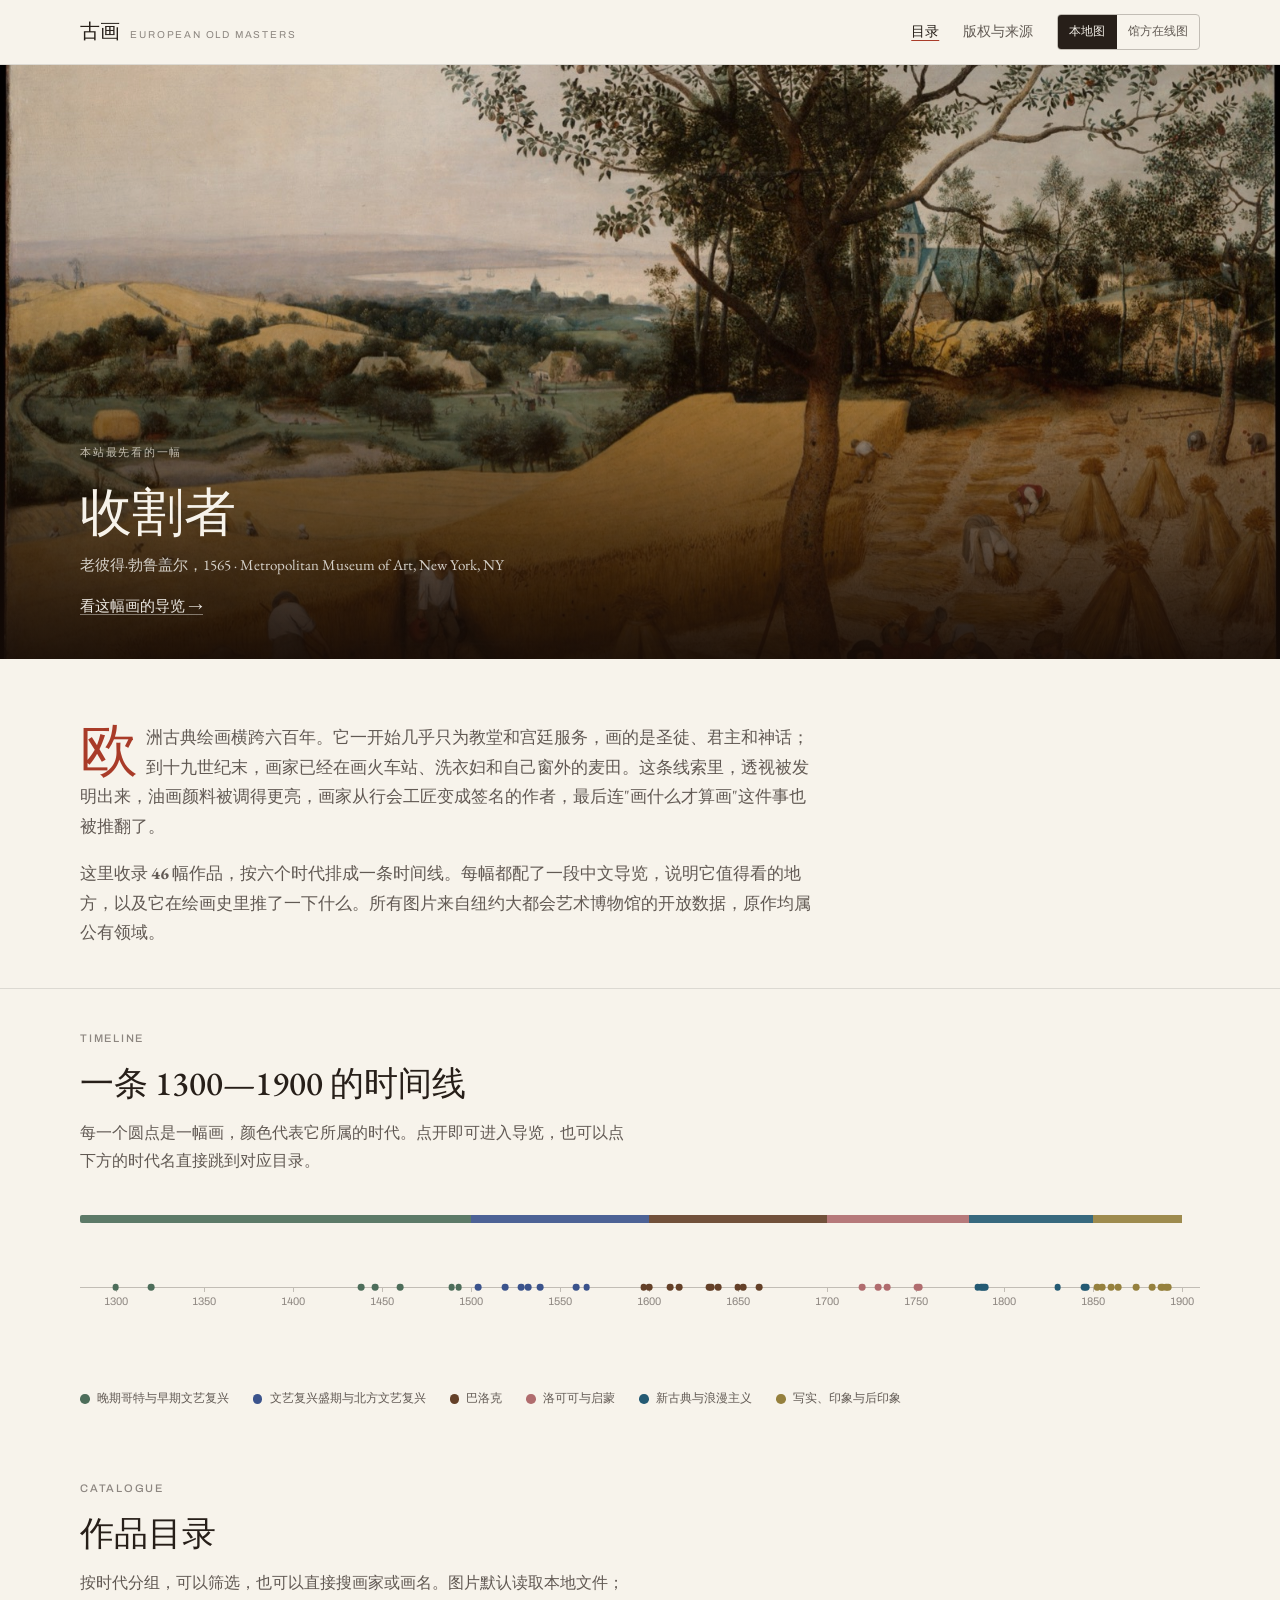
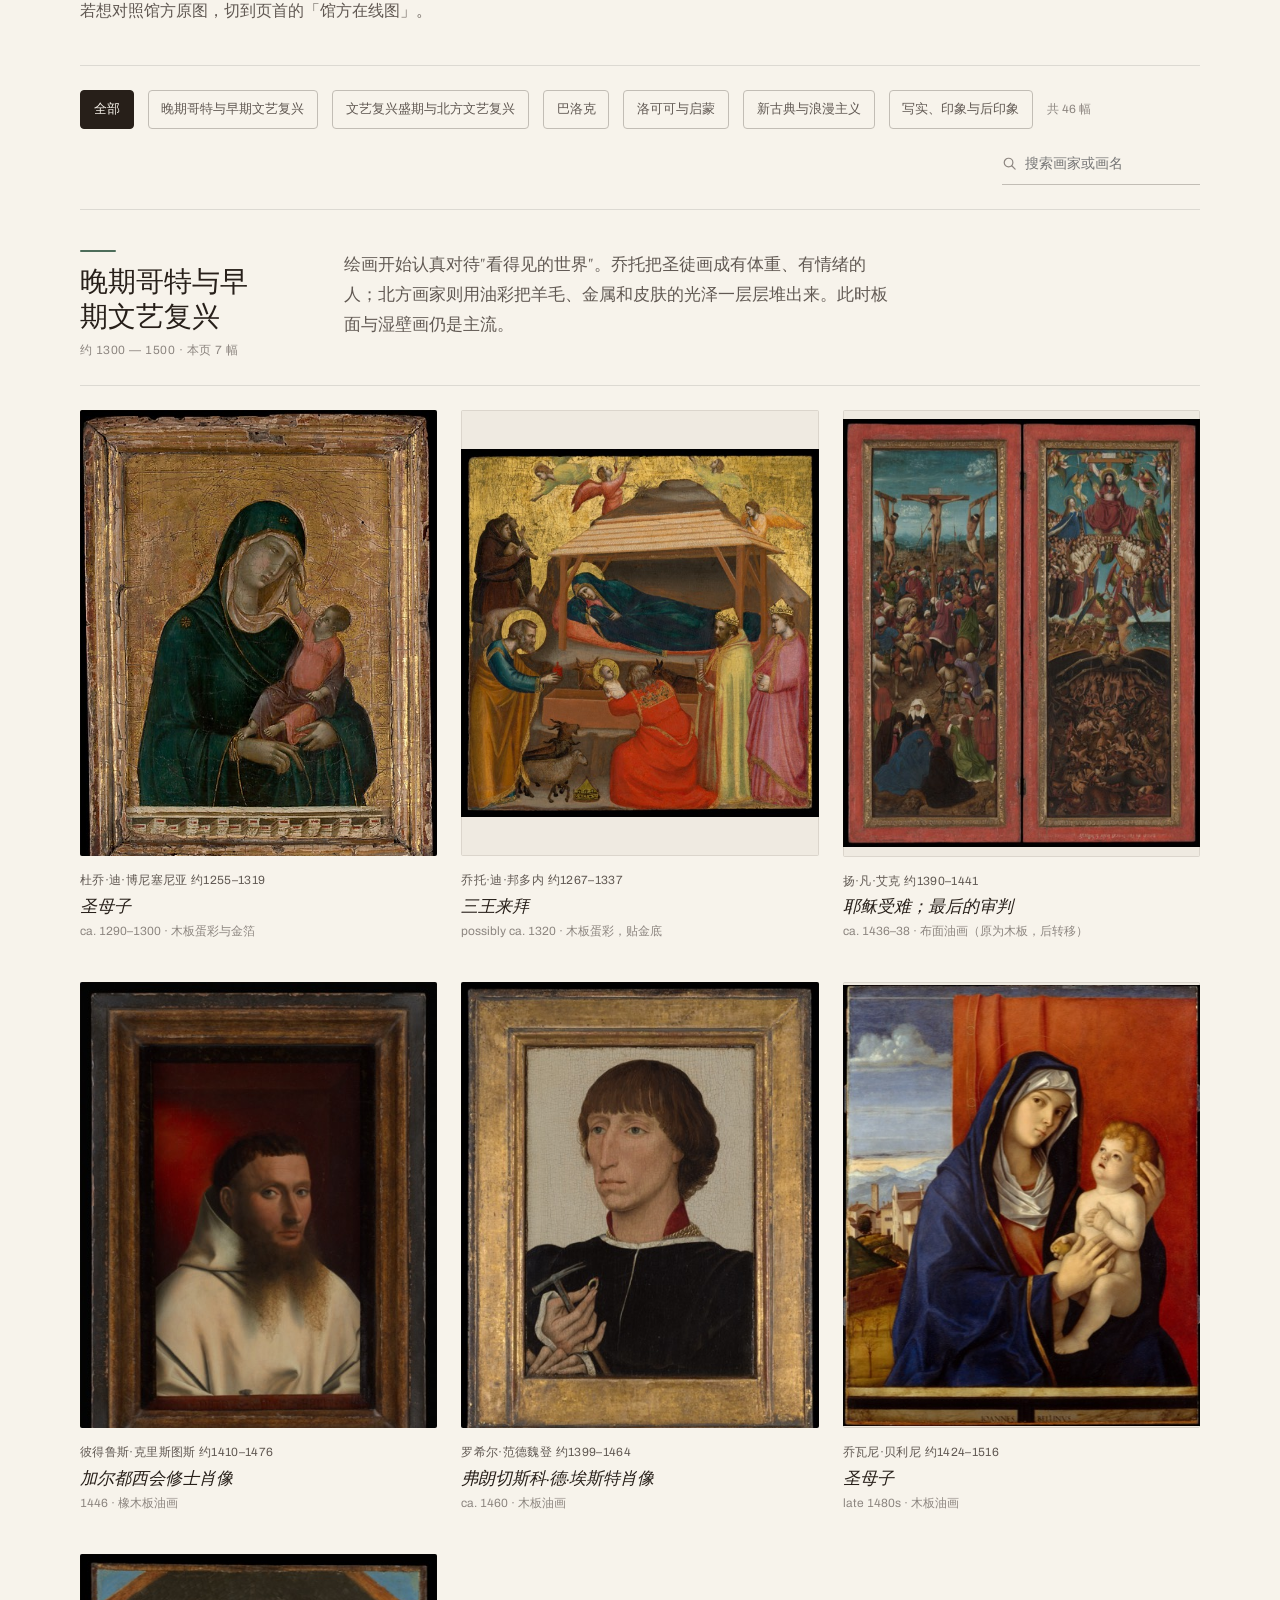
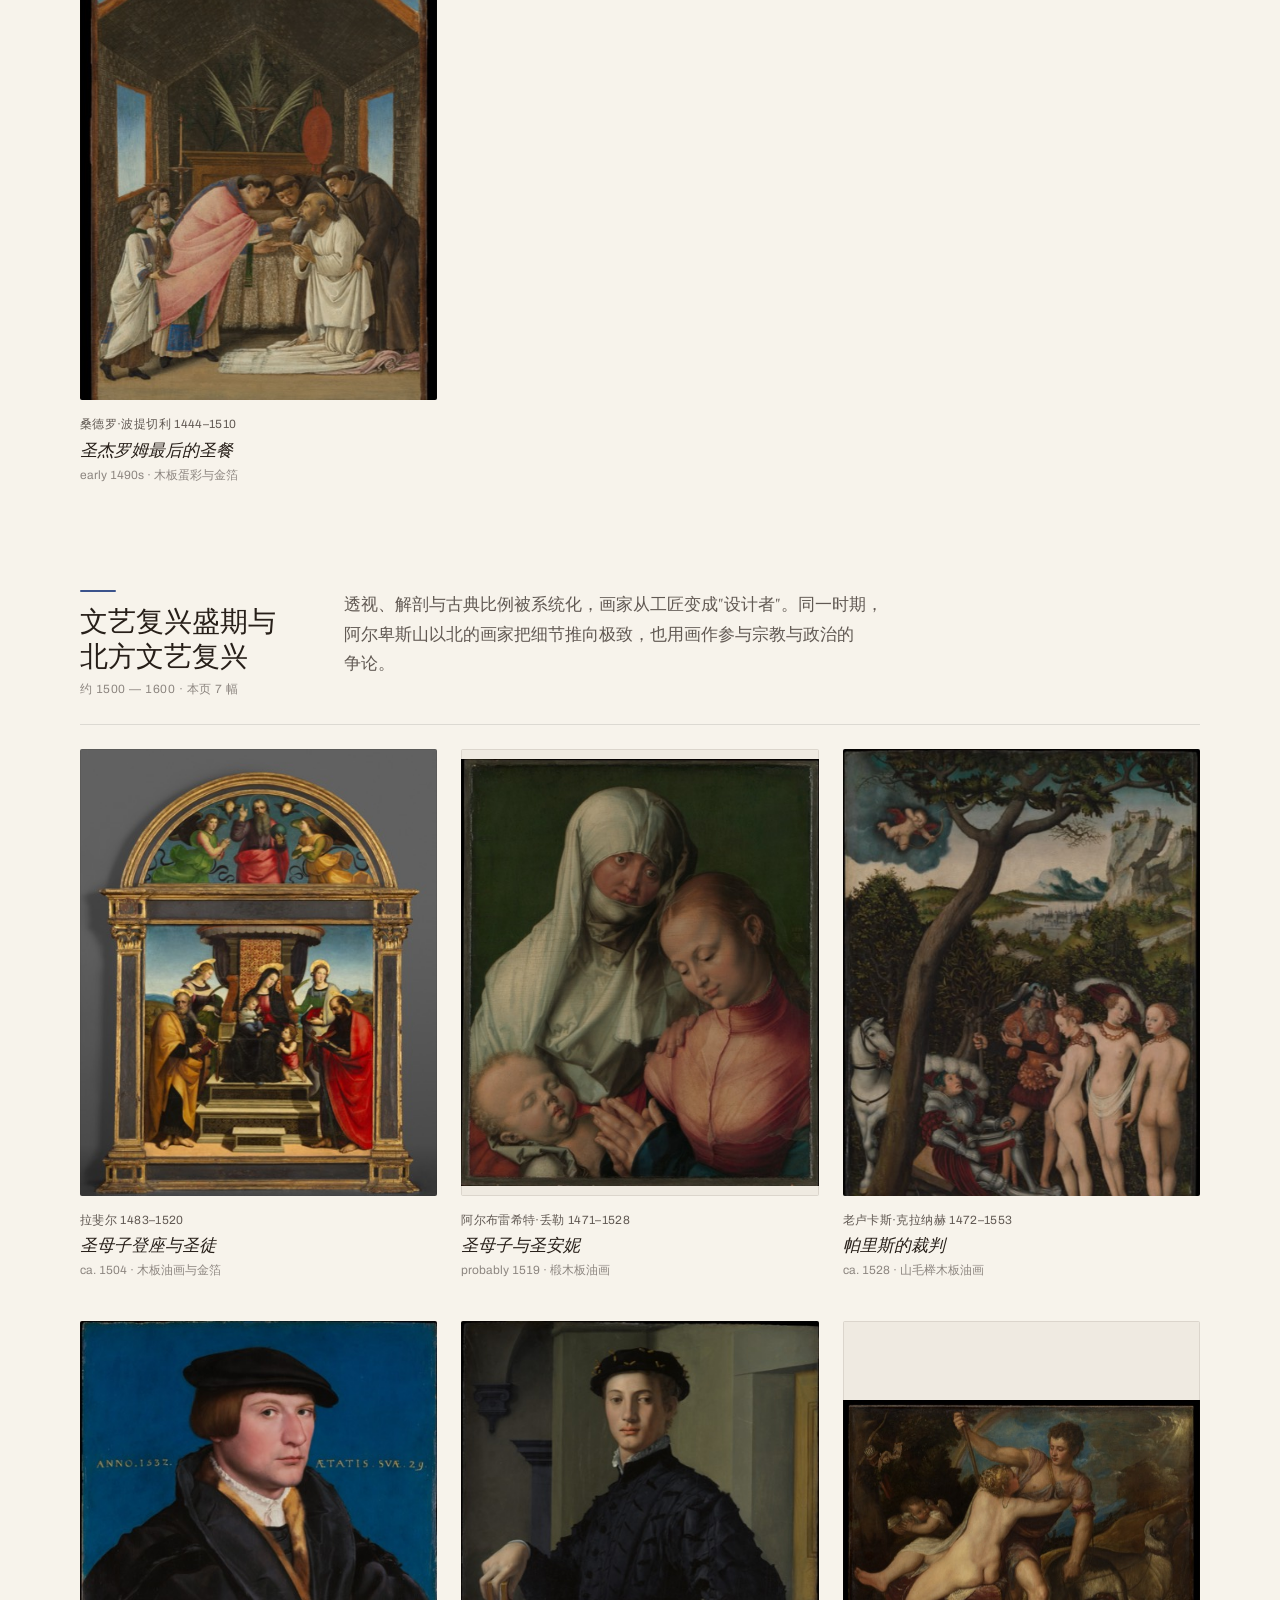
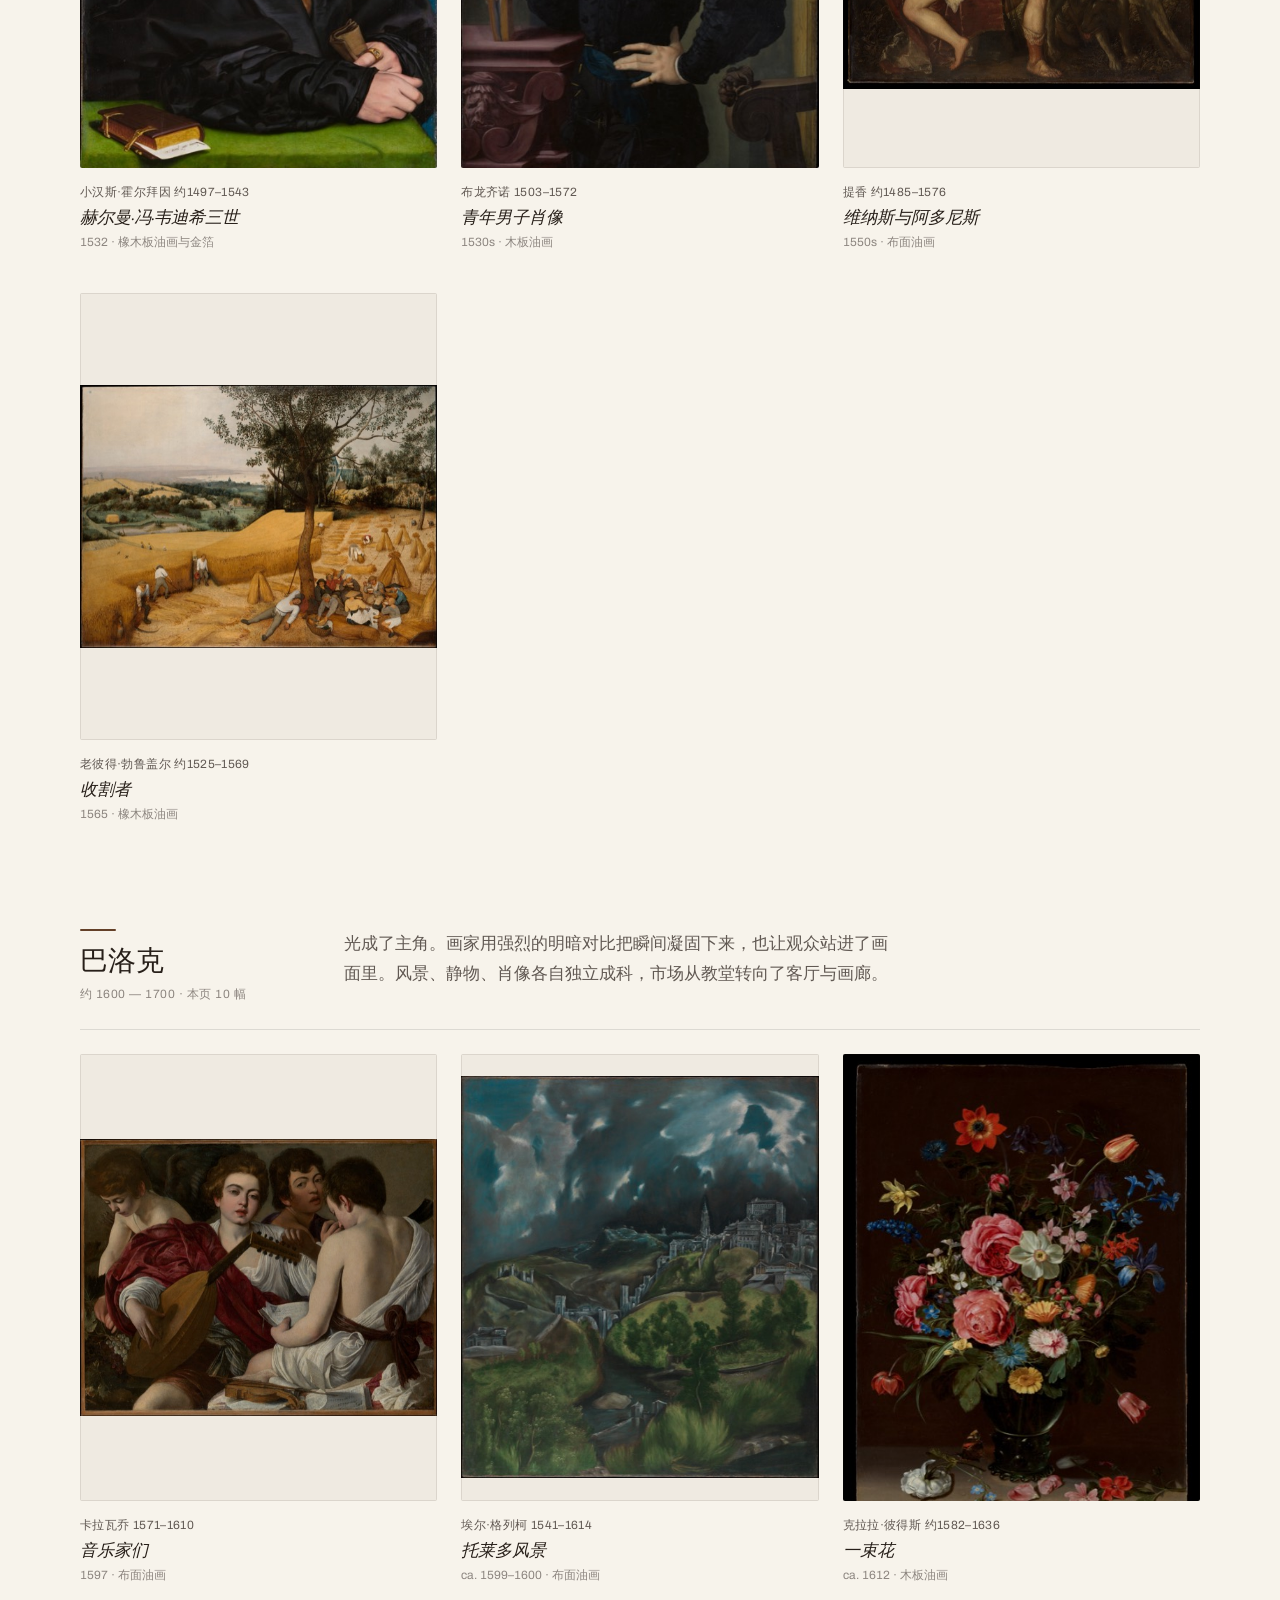
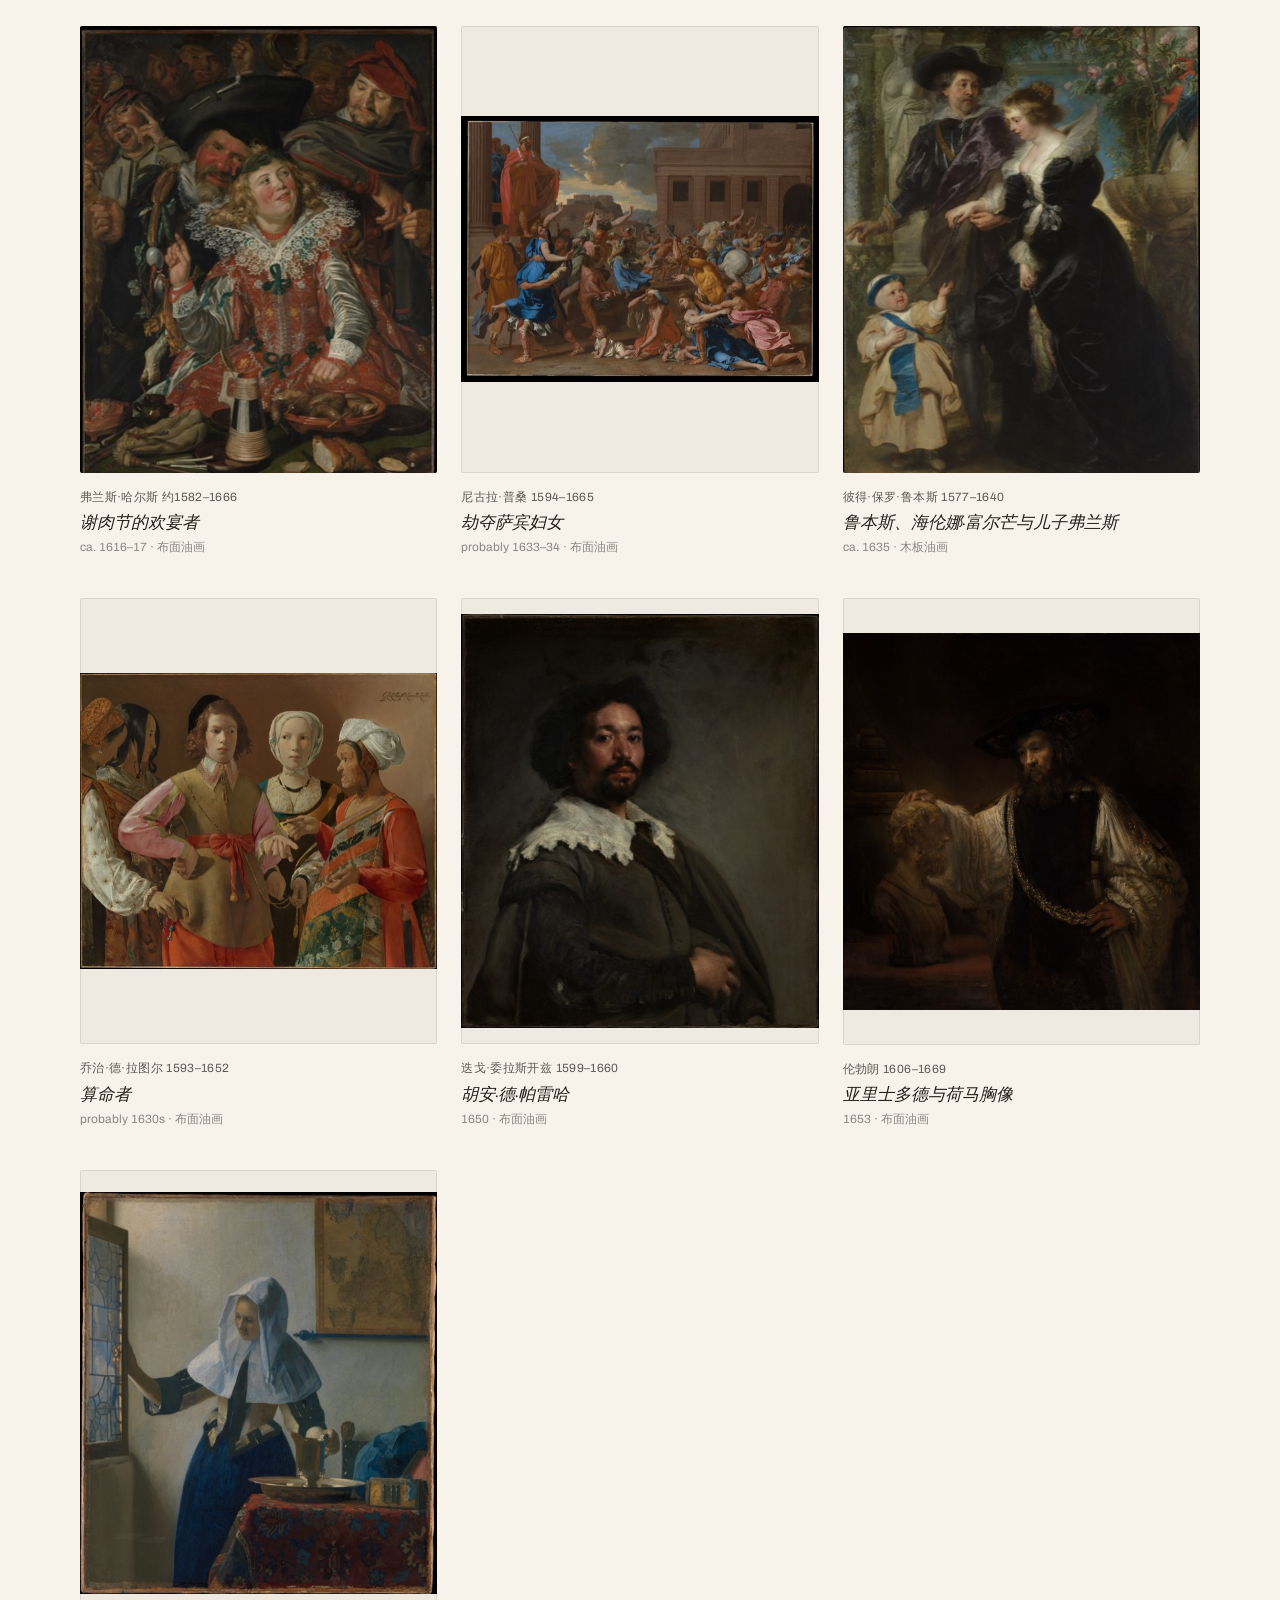
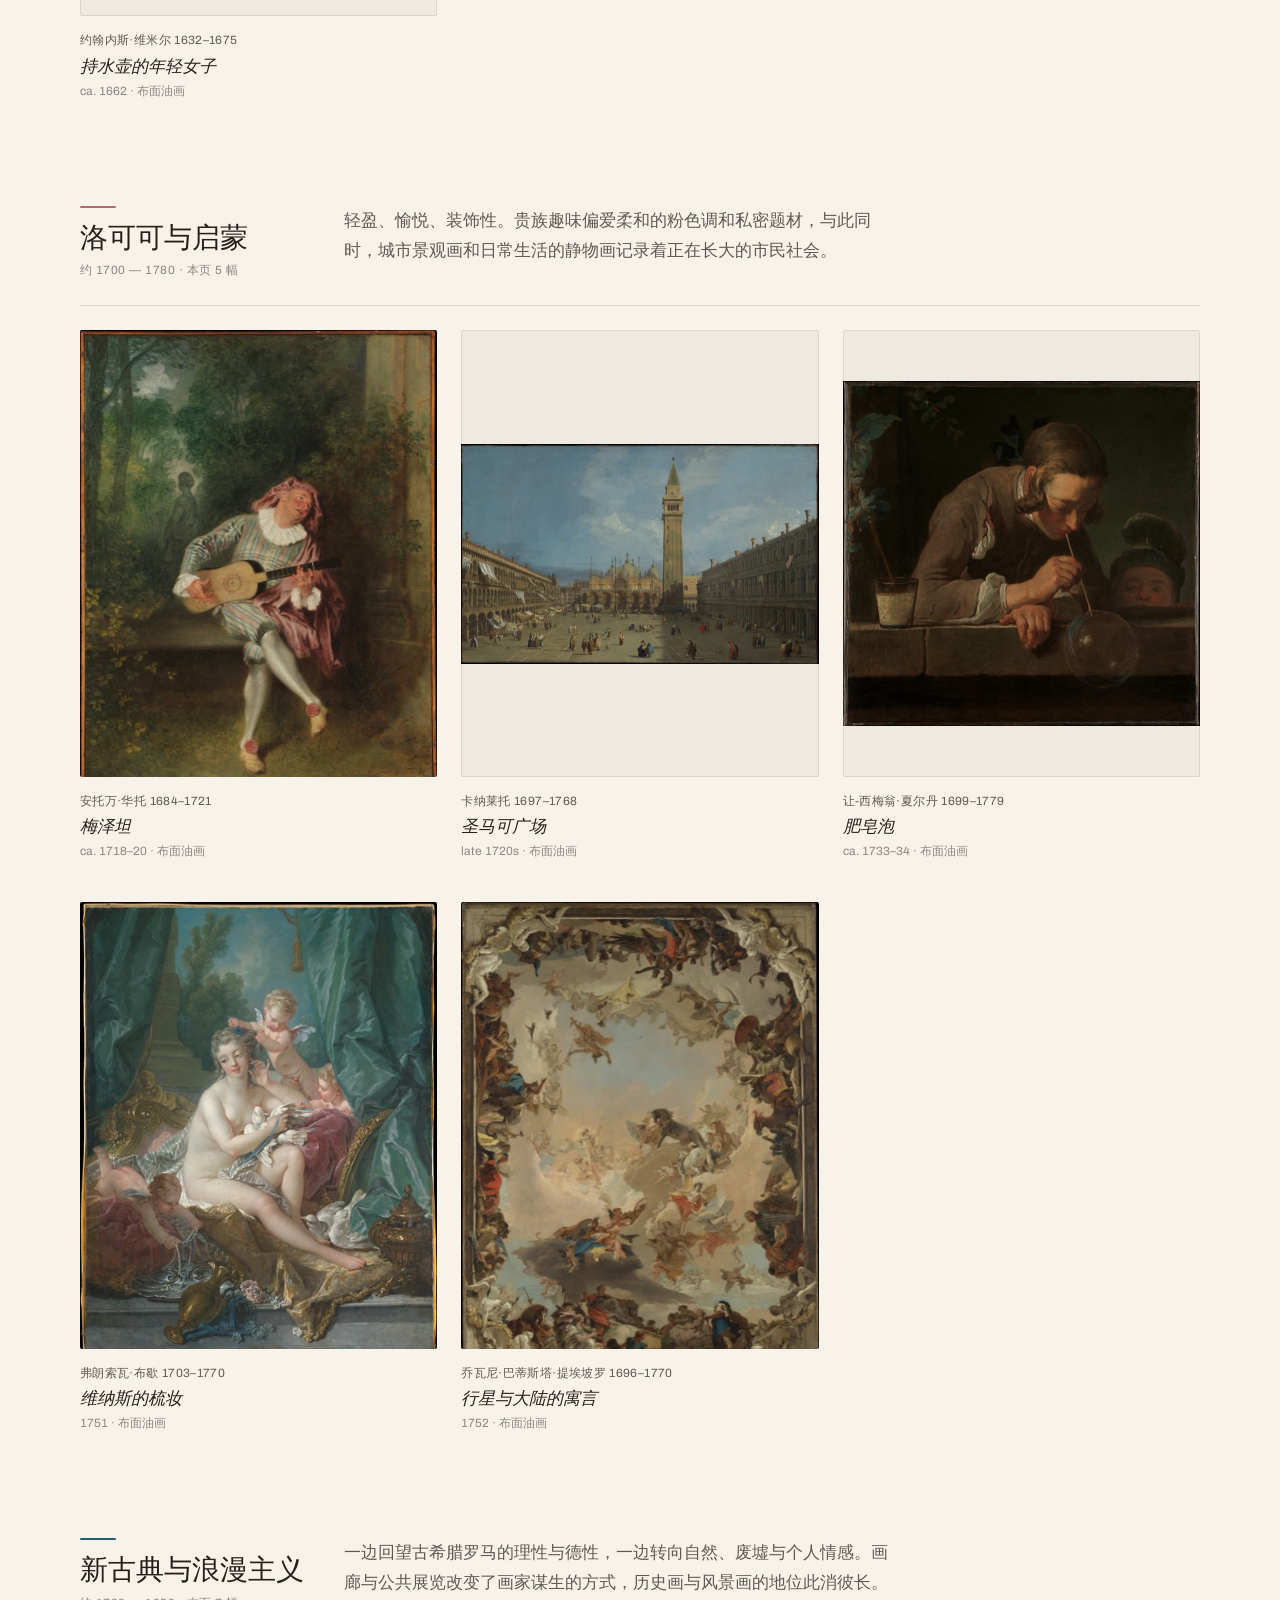
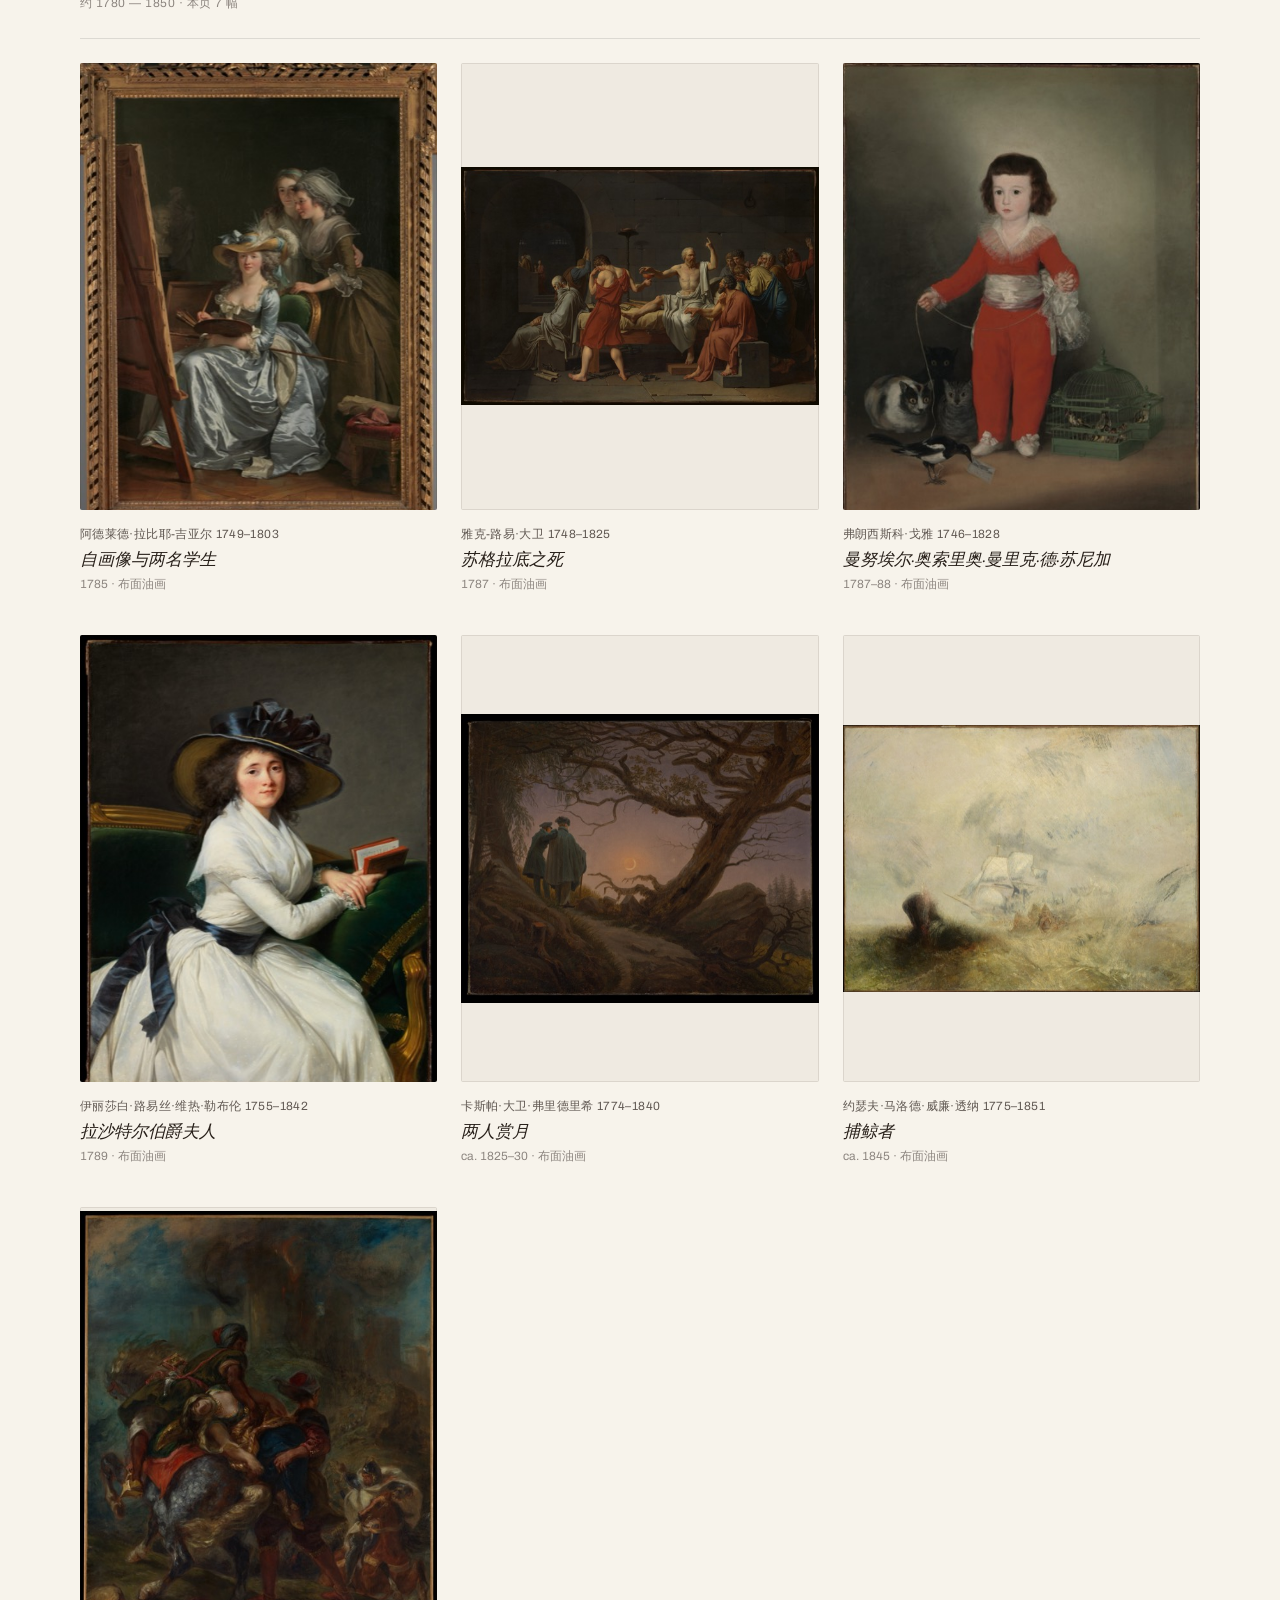
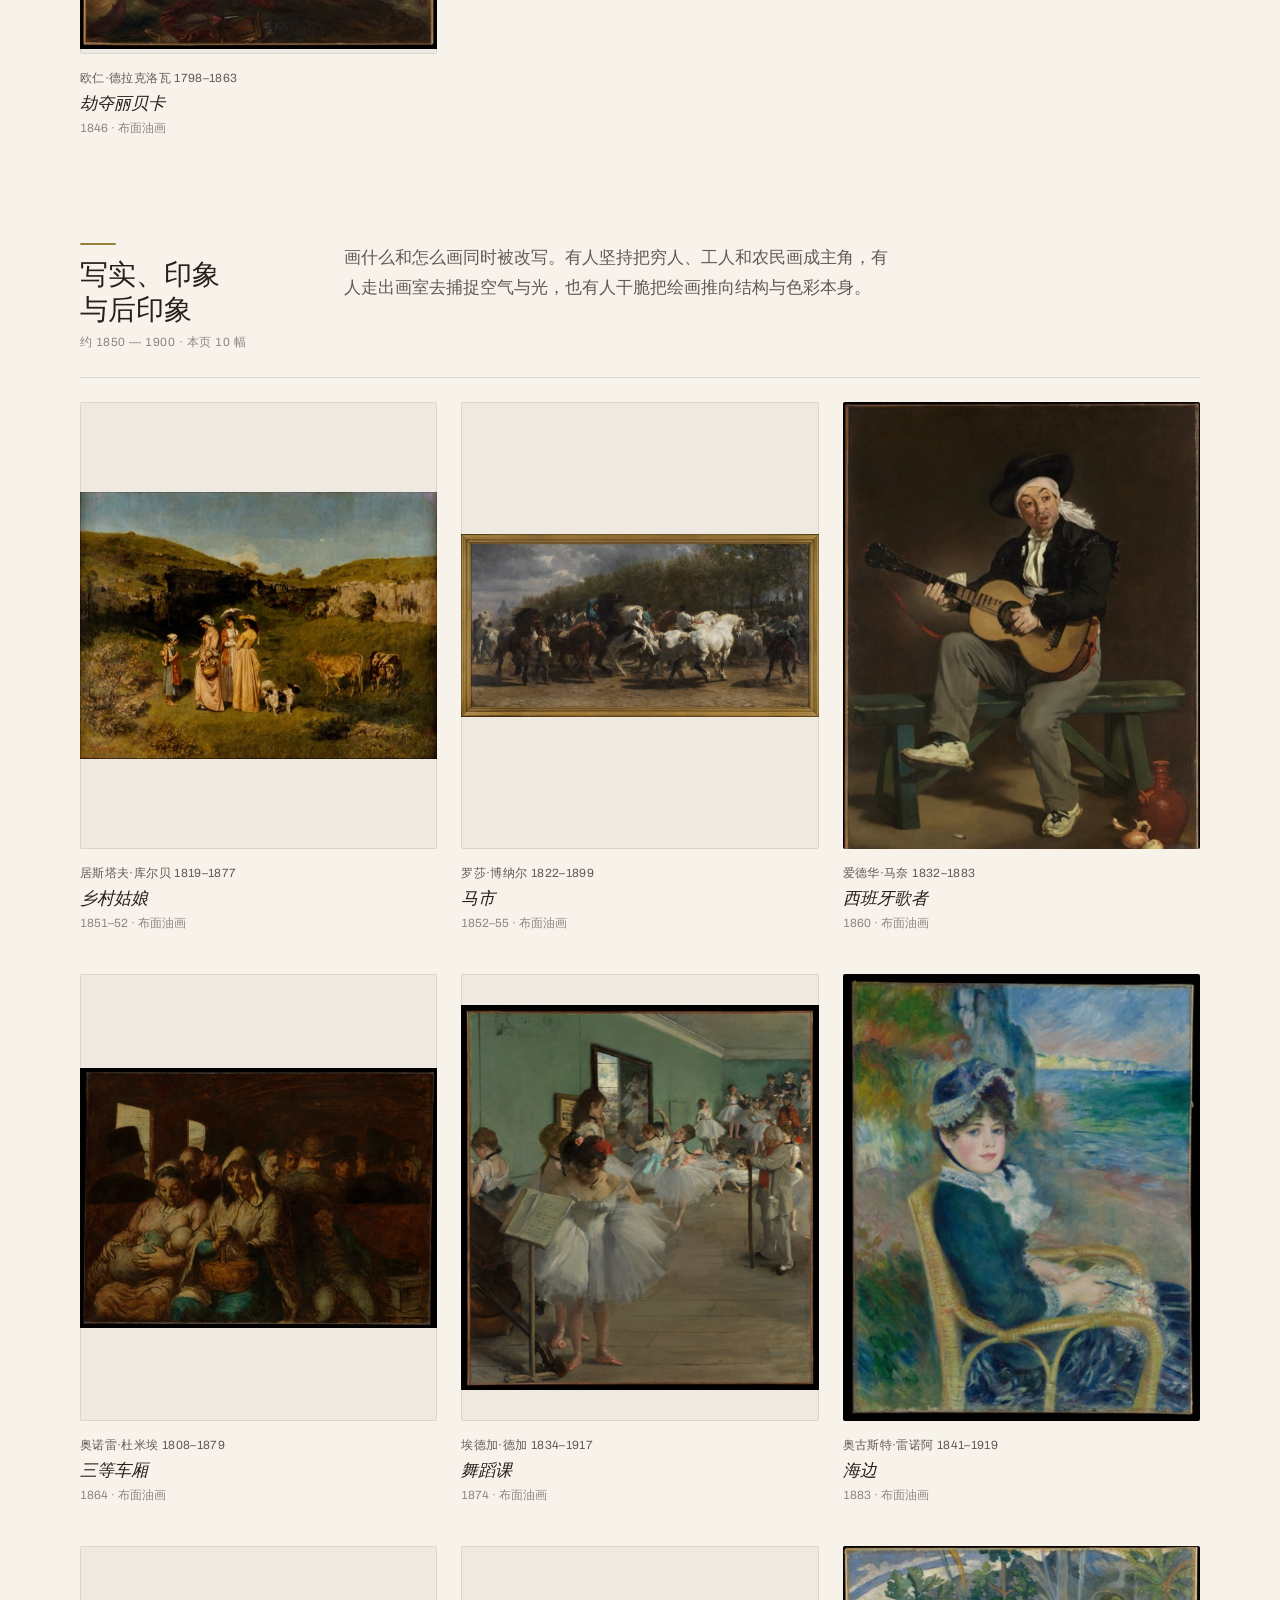
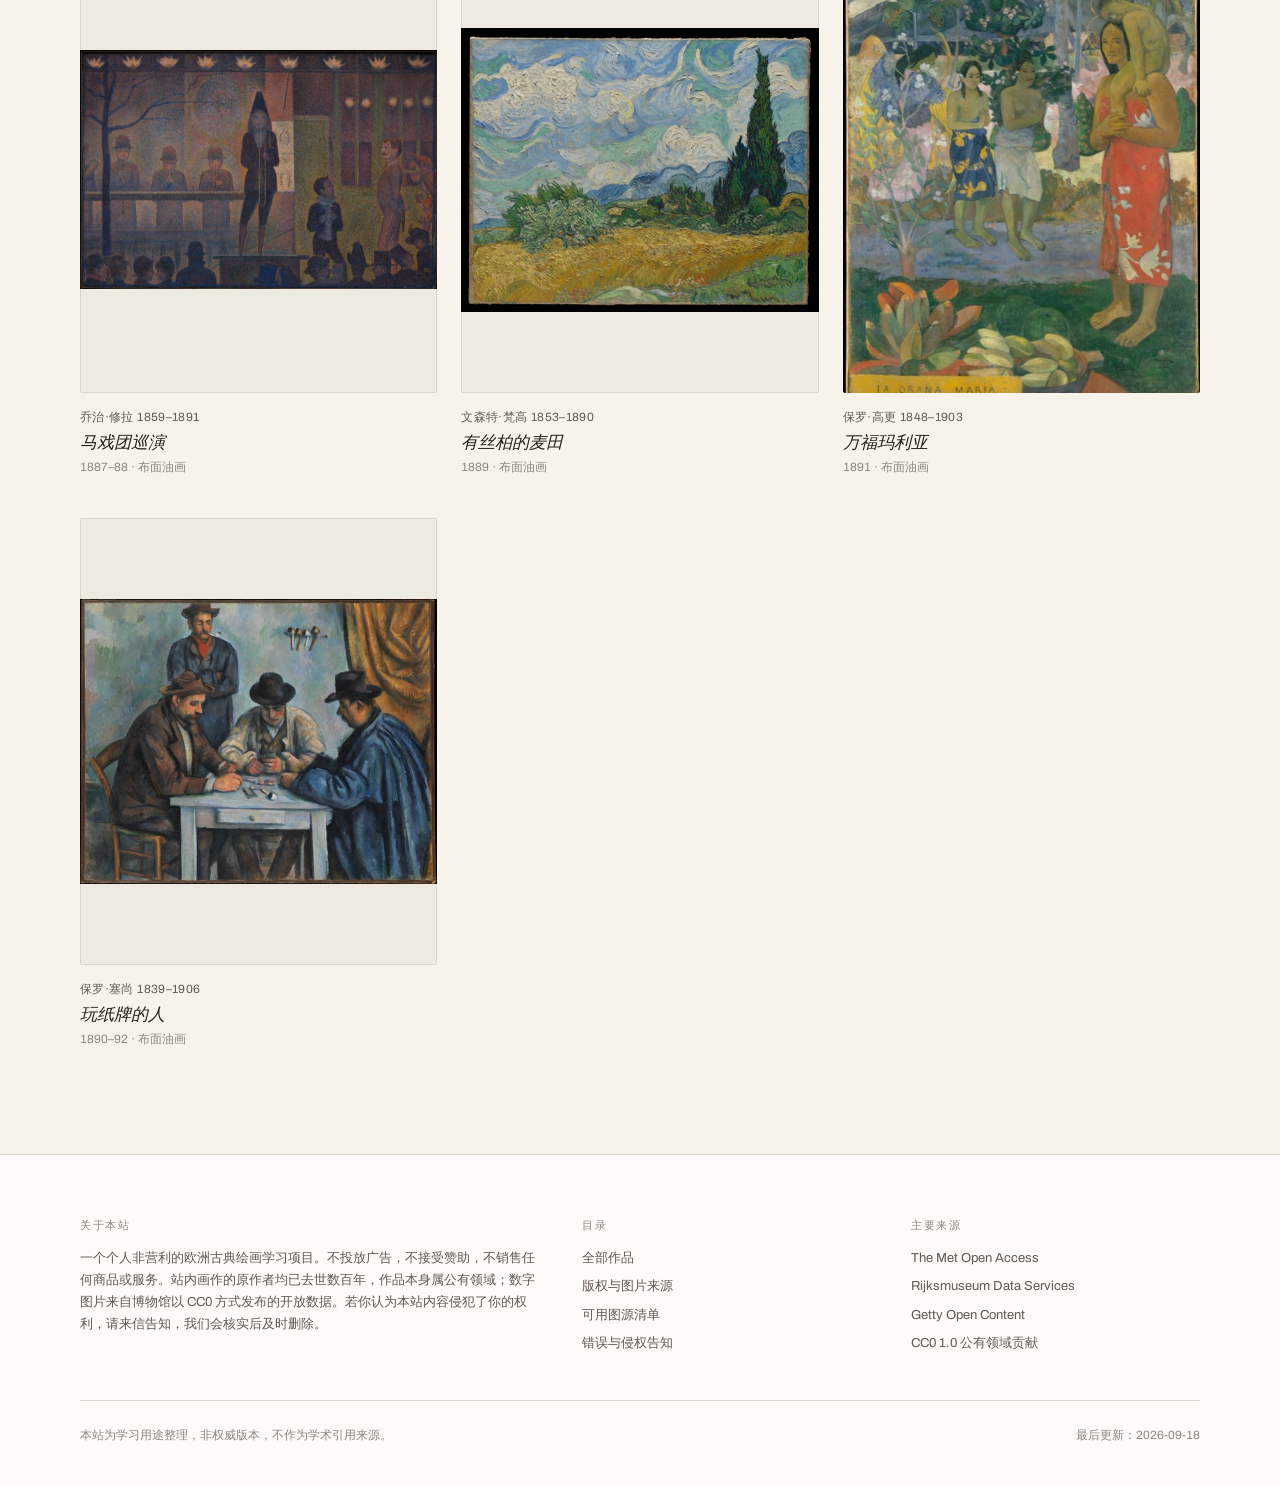
<file: index.html>
<!DOCTYPE html>
<html lang="zh-CN">
<head>
<meta charset="utf-8">
<meta name="viewport" content="width=device-width, initial-scale=1">
<title>古画 · 欧洲古典绘画导览</title>
<meta name="description" content="一个非营利的欧洲古典绘画学习站：从乔托到塞尚，40 幅画作的高清图、中文导览与一条 1300—1900 年的时间线。图片全部来自博物馆 CC0 开放数据。">
<meta name="color-scheme" content="light">
<link rel="preconnect" href="https://fonts.googleapis.com">
<link rel="preconnect" href="https://fonts.gstatic.com" crossorigin>
<link rel="stylesheet" href="https://fonts.googleapis.com/css2?family=EB+Garamond:ital,wght@0,400;0,500;1,400&family=Archivo:wght@400;500&display=swap">
<link rel="stylesheet" href="assets/css/site.css">
</head>
<body>

<a class="skip-link" href="#main-content">跳到主要内容</a>

<header class="site-header">
  <div class="wrap site-header__inner">
    <a class="brand" href="index.html">
      <span class="brand__zh">古画</span>
      <span class="brand__en">European Old Masters</span>
    </a>
    <nav class="site-nav" aria-label="主导航">
      <a href="index.html" aria-current="page">目录</a>
      <a href="about.html">版权与来源</a>
    </nav>
    <div class="source-toggle" data-source-toggle role="group" aria-label="图片加载方式">
      <button type="button" data-mode="local" aria-pressed="true">本地图</button>
      <button type="button" data-mode="remote" aria-pressed="false">馆方在线图</button>
    </div>
  </div>
</header>

<main id="main-content">

  <!-- 主视觉：由 app.js 注入一幅镇馆之作 -->
  <section class="hero" data-hero="435809" aria-label="本期主视觉"></section>

  <section class="hero__intro">
    <div class="wrap">
      <p class="dropcap">欧洲古典绘画横跨六百年。它一开始几乎只为教堂和宫廷服务，画的是圣徒、君主和神话；到十九世纪末，画家已经在画火车站、洗衣妇和自己窗外的麦田。这条线索里，透视被发明出来，油画颜料被调得更亮，画家从行会工匠变成签名的作者，最后连"画什么才算画"这件事也被推翻了。</p>
      <p>这里收录 <strong data-work-count>40</strong> 幅作品，按六个时代排成一条时间线。每幅都配了一段中文导览，说明它值得看的地方，以及它在绘画史里推了一下什么。所有图片来自纽约大都会艺术博物馆的开放数据，原作均属公有领域。</p>
    </div>
  </section>

  <section class="timeline-section" aria-labelledby="timeline-title">
    <div class="wrap">
      <div class="section-head">
        <span class="eyebrow">Timeline</span>
        <h2 id="timeline-title">一条 1300—1900 的时间线</h2>
        <p class="lede">每一个圆点是一幅画，颜色代表它所属的时代。点开即可进入导览，也可以点下方的时代名直接跳到对应目录。</p>
      </div>
      <div class="timeline" data-timeline tabindex="0" role="group" aria-label="作品时间线，可横向滚动"></div>
    </div>
  </section>

  <section class="wrap" aria-labelledby="gallery-title">
    <div class="section-head">
      <span class="eyebrow">Catalogue</span>
      <h2 id="gallery-title">作品目录</h2>
      <p class="lede">按时代分组，可以筛选，也可以直接搜画家或画名。图片默认读取本地文件；若想对照馆方原图，切到页首的「馆方在线图」。</p>
    </div>
    <div data-gallery></div>
  </section>

</main>

<footer class="site-footer">
  <div class="wrap">
    <div class="site-footer__grid">
      <div>
        <h2>关于本站</h2>
        <p class="site-footer__note">一个个人非营利的欧洲古典绘画学习项目。不投放广告，不接受赞助，不销售任何商品或服务。站内画作的原作者均已去世数百年，作品本身属公有领域；数字图片来自博物馆以 CC0 方式发布的开放数据。若你认为本站内容侵犯了你的权利，请来信告知，我们会核实后及时删除。</p>
      </div>
      <div>
        <h2>目录</h2>
        <ul>
          <li><a href="index.html">全部作品</a></li>
          <li><a href="about.html">版权与图片来源</a></li>
          <li><a href="about.html#sources">可用图源清单</a></li>
          <li><a href="about.html#contact">错误与侵权告知</a></li>
        </ul>
      </div>
      <div>
        <h2>主要来源</h2>
        <ul>
          <li><a href="https://www.metmuseum.org/art/collection" target="_blank" rel="noopener noreferrer">The Met Open Access</a></li>
          <li><a href="https://data.rijksmuseum.nl" target="_blank" rel="noopener noreferrer">Rijksmuseum Data Services</a></li>
          <li><a href="https://www.getty.edu/projects/open-content-program/" target="_blank" rel="noopener noreferrer">Getty Open Content</a></li>
          <li><a href="https://creativecommons.org/publicdomain/zero/1.0/" target="_blank" rel="noopener noreferrer">CC0 1.0 公有领域贡献</a></li>
        </ul>
      </div>
    </div>
    <div class="site-footer__base">
      <span>本站为学习用途整理，非权威版本，不作为学术引用来源。</span>
      <span>最后更新：<time class="num" datetime="2026-09-18">2026-09-18</time></span>
    </div>
  </div>
</footer>

<noscript>
  <div class="wrap" style="padding-block:2rem">
    <p>本站的目录与时间线需要 JavaScript 才能生成。你也可以直接访问各幅作品的页面，例如 <code>work.html?id=435809</code>。</p>
  </div>
</noscript>

<script src="assets/js/works-data.js"></script>
<script src="assets/js/app.js"></script>
</body>
</html>
</file>
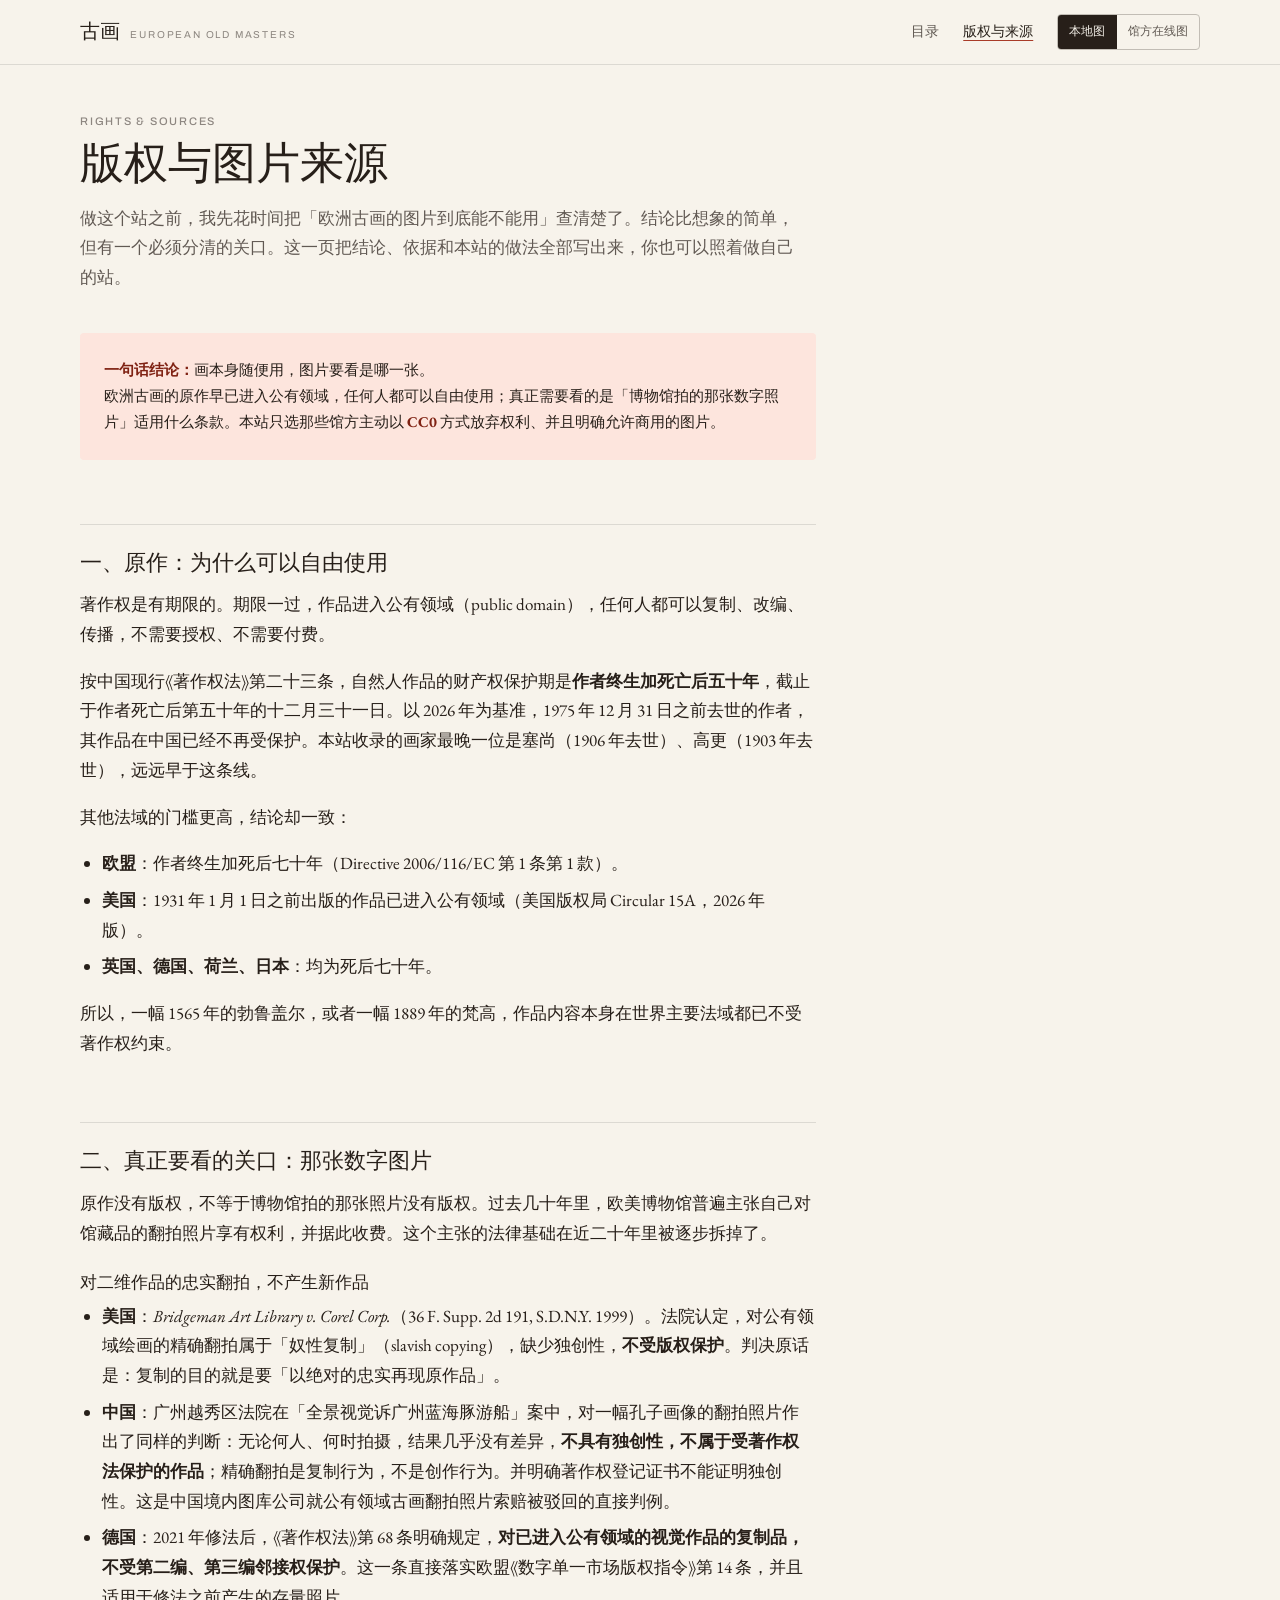
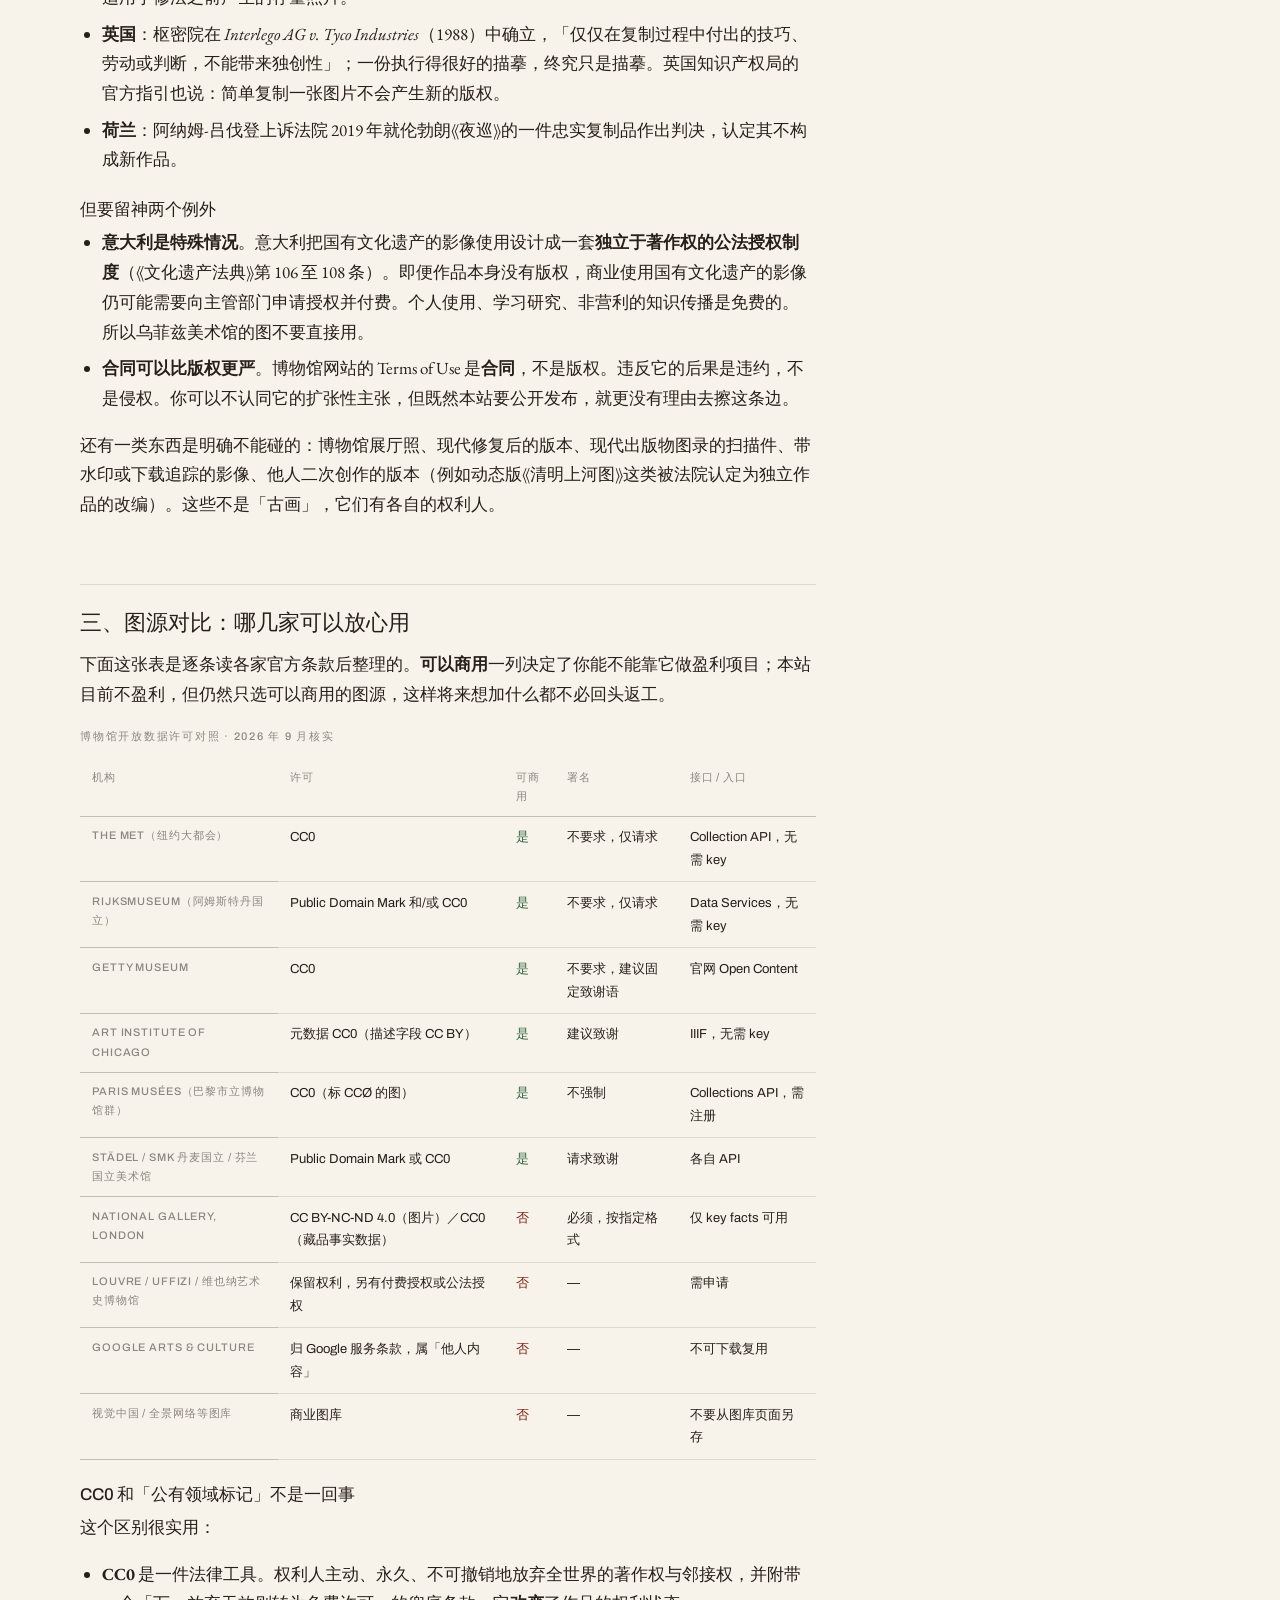
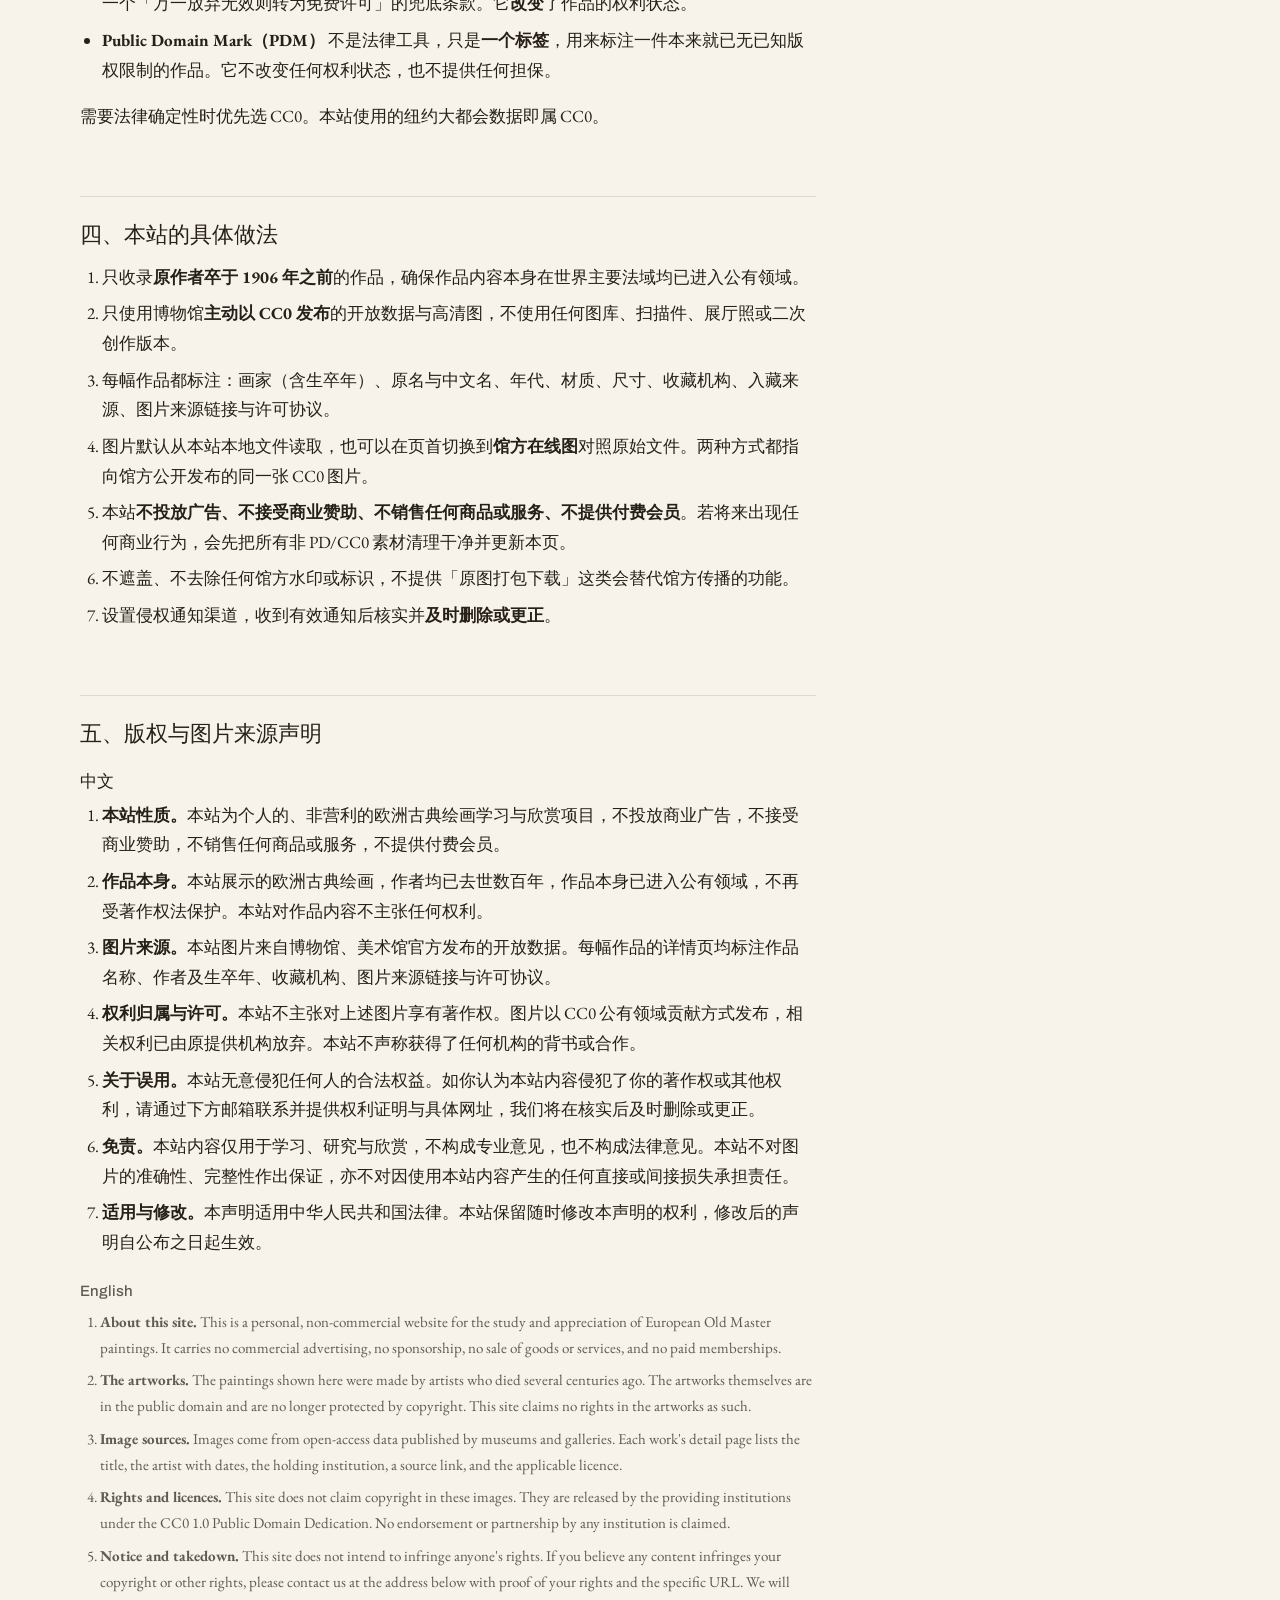
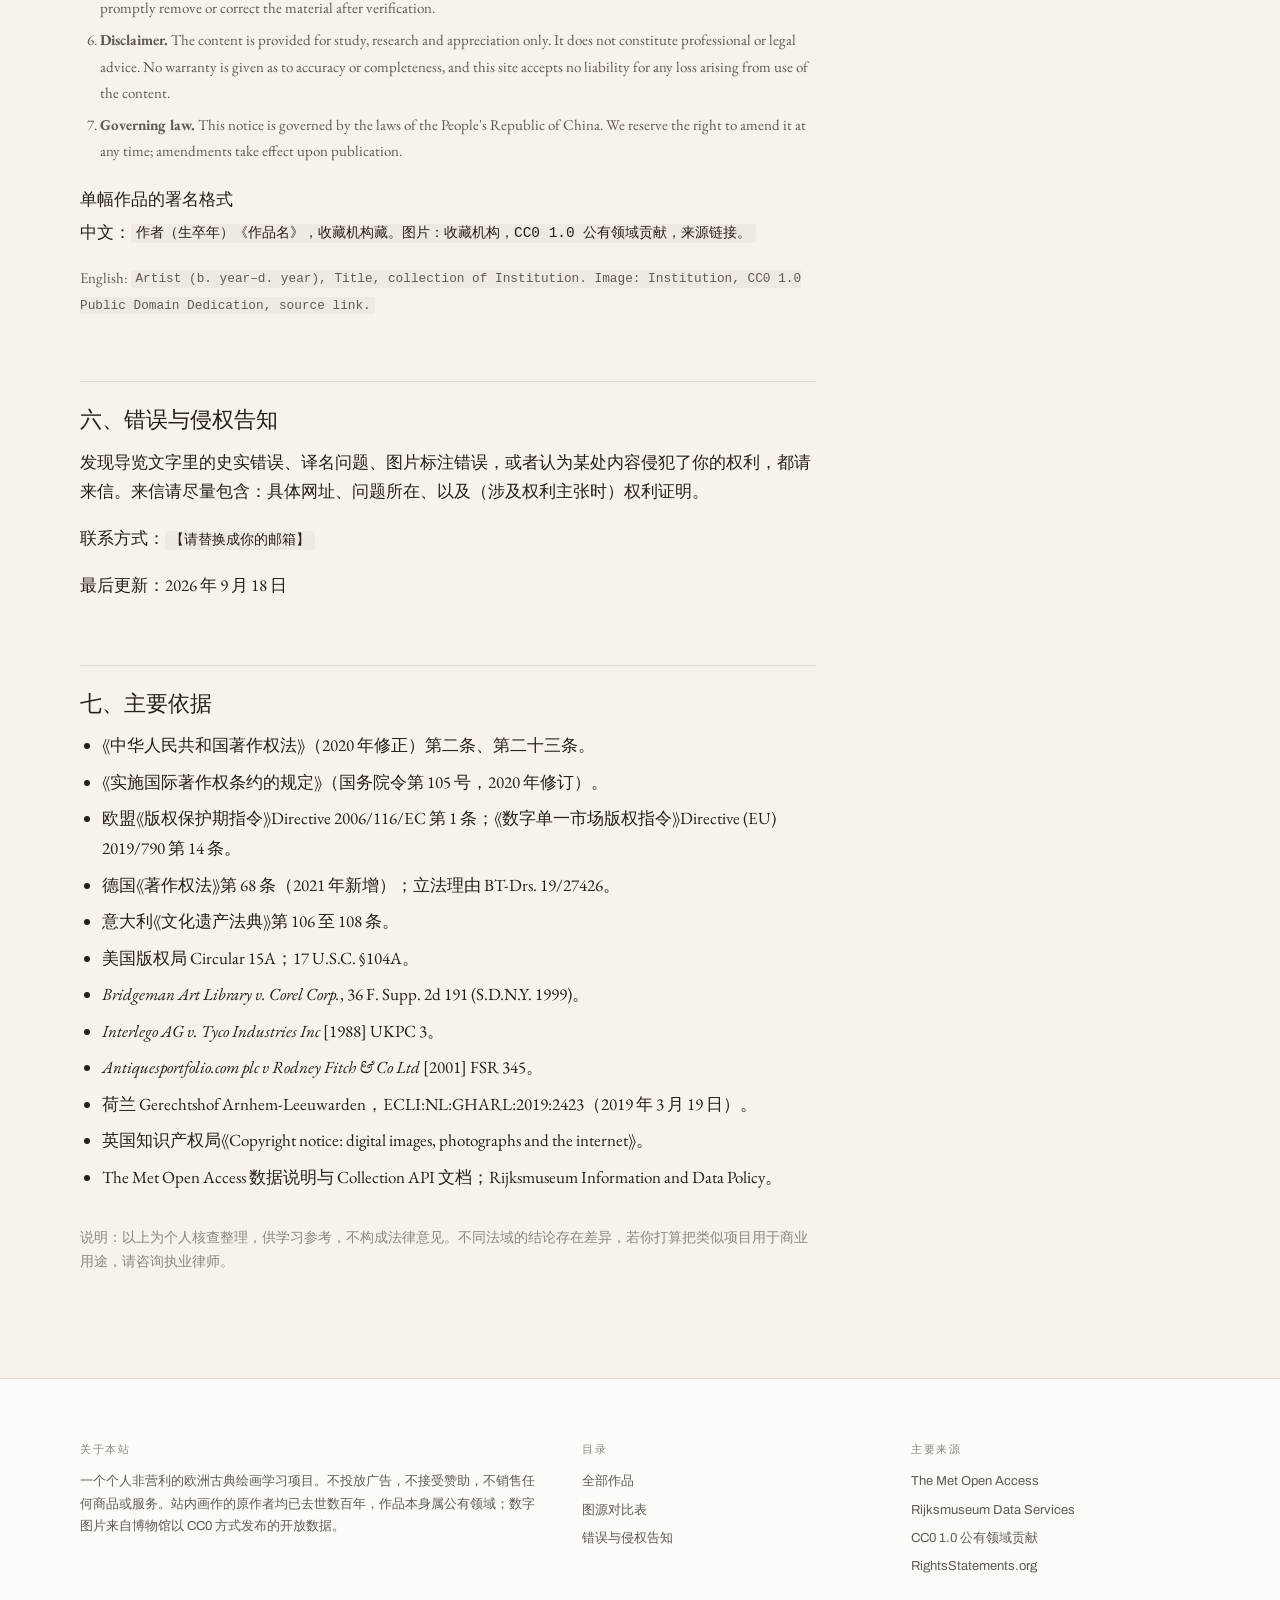
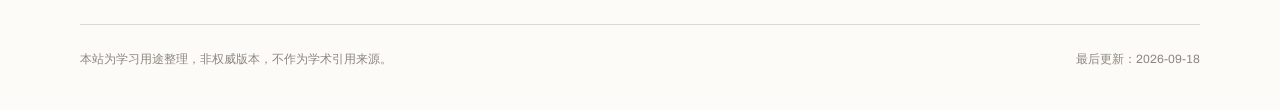
<file: about.html>
<!DOCTYPE html>
<html lang="zh-CN">
<head>
<meta charset="utf-8">
<meta name="viewport" content="width=device-width, initial-scale=1">
<title>版权与图片来源 | 古画</title>
<meta name="description" content="欧洲古画网站的图片版权核查：原作为何属公有领域、翻拍照片的法律地位、各博物馆开放数据许可对比、本站的署名与免责声明。">
<meta name="color-scheme" content="light">
<link rel="preconnect" href="https://fonts.googleapis.com">
<link rel="preconnect" href="https://fonts.gstatic.com" crossorigin>
<link rel="stylesheet" href="https://fonts.googleapis.com/css2?family=EB+Garamond:ital,wght@0,400;0,500;1,400&family=Archivo:wght@400;500&display=swap">
<link rel="stylesheet" href="assets/css/site.css">
</head>
<body>

<a class="skip-link" href="#main-content">跳到主要内容</a>

<header class="site-header">
  <div class="wrap site-header__inner">
    <a class="brand" href="index.html">
      <span class="brand__zh">古画</span>
      <span class="brand__en">European Old Masters</span>
    </a>
    <nav class="site-nav" aria-label="主导航">
      <a href="index.html">目录</a>
      <a href="about.html" aria-current="page">版权与来源</a>
    </nav>
    <div class="source-toggle" data-source-toggle role="group" aria-label="图片加载方式">
      <button type="button" data-mode="local" aria-pressed="true">本地图</button>
      <button type="button" data-mode="remote" aria-pressed="false">馆方在线图</button>
    </div>
  </div>
</header>

<main id="main-content">
  <div class="page wrap">

    <div class="page__head">
      <span class="eyebrow">Rights &amp; Sources</span>
      <h1>版权与图片来源</h1>
      <p>做这个站之前，我先花时间把「欧洲古画的图片到底能不能用」查清楚了。结论比想象的简单，但有一个必须分清的关口。这一页把结论、依据和本站的做法全部写出来，你也可以照着做自己的站。</p>
    </div>

    <div class="prose">

      <div class="callout">
        <strong>一句话结论：</strong>画本身随便用，图片要看是哪一张。<br>
        欧洲古画的原作早已进入公有领域，任何人都可以自由使用；真正需要看的是「博物馆拍的那张数字照片」适用什么条款。本站只选那些馆方主动以 <strong>CC0</strong> 方式放弃权利、并且明确允许商用的图片。
      </div>

      <h2>一、原作：为什么可以自由使用</h2>

      <p>著作权是有期限的。期限一过，作品进入公有领域（public domain），任何人都可以复制、改编、传播，不需要授权、不需要付费。</p>

      <p>按中国现行《著作权法》第二十三条，自然人作品的财产权保护期是<strong>作者终生加死亡后五十年</strong>，截止于作者死亡后第五十年的十二月三十一日。以 2026 年为基准，1975 年 12 月 31 日之前去世的作者，其作品在中国已经不再受保护。本站收录的画家最晚一位是塞尚（1906 年去世）、高更（1903 年去世），远远早于这条线。</p>

      <p>其他法域的门槛更高，结论却一致：</p>

      <ul>
        <li><strong>欧盟</strong>：作者终生加死后七十年（Directive 2006/116/EC 第 1 条第 1 款）。</li>
        <li><strong>美国</strong>：1931 年 1 月 1 日之前出版的作品已进入公有领域（美国版权局 Circular 15A，2026 年版）。</li>
        <li><strong>英国、德国、荷兰、日本</strong>：均为死后七十年。</li>
      </ul>

      <p>所以，一幅 1565 年的勃鲁盖尔，或者一幅 1889 年的梵高，作品内容本身在世界主要法域都已不受著作权约束。</p>

      <h2>二、真正要看的关口：那张数字图片</h2>

      <p>原作没有版权，不等于博物馆拍的那张照片没有版权。过去几十年里，欧美博物馆普遍主张自己对馆藏品的翻拍照片享有权利，并据此收费。这个主张的法律基础在近二十年里被逐步拆掉了。</p>

      <h3>对二维作品的忠实翻拍，不产生新作品</h3>

      <ul>
        <li><strong>美国</strong>：<em>Bridgeman Art Library v. Corel Corp.</em>（36 F. Supp. 2d 191, S.D.N.Y. 1999）。法院认定，对公有领域绘画的精确翻拍属于「奴性复制」（slavish copying），缺少独创性，<strong>不受版权保护</strong>。判决原话是：复制的目的就是要「以绝对的忠实再现原作品」。</li>
        <li><strong>中国</strong>：广州越秀区法院在「全景视觉诉广州蓝海豚游船」案中，对一幅孔子画像的翻拍照片作出了同样的判断：无论何人、何时拍摄，结果几乎没有差异，<strong>不具有独创性，不属于受著作权法保护的作品</strong>；精确翻拍是复制行为，不是创作行为。并明确著作权登记证书不能证明独创性。这是中国境内图库公司就公有领域古画翻拍照片索赔被驳回的直接判例。</li>
        <li><strong>德国</strong>：2021 年修法后，《著作权法》第 68 条明确规定，<strong>对已进入公有领域的视觉作品的复制品，不受第二编、第三编邻接权保护</strong>。这一条直接落实欧盟《数字单一市场版权指令》第 14 条，并且适用于修法之前产生的存量照片。</li>
        <li><strong>英国</strong>：枢密院在 <em>Interlego AG v. Tyco Industries</em>（1988）中确立，「仅仅在复制过程中付出的技巧、劳动或判断，不能带来独创性」；一份执行得很好的描摹，终究只是描摹。英国知识产权局的官方指引也说：简单复制一张图片不会产生新的版权。</li>
        <li><strong>荷兰</strong>：阿纳姆-吕伐登上诉法院 2019 年就伦勃朗《夜巡》的一件忠实复制品作出判决，认定其不构成新作品。</li>
      </ul>

      <h3>但要留神两个例外</h3>

      <ul>
        <li><strong>意大利是特殊情况</strong>。意大利把国有文化遗产的影像使用设计成一套<strong>独立于著作权的公法授权制度</strong>（《文化遗产法典》第 106 至 108 条）。即便作品本身没有版权，商业使用国有文化遗产的影像仍可能需要向主管部门申请授权并付费。个人使用、学习研究、非营利的知识传播是免费的。所以乌菲兹美术馆的图不要直接用。</li>
        <li><strong>合同可以比版权更严</strong>。博物馆网站的 Terms of Use 是<strong>合同</strong>，不是版权。违反它的后果是违约，不是侵权。你可以不认同它的扩张性主张，但既然本站要公开发布，就更没有理由去擦这条边。</li>
      </ul>

      <p>还有一类东西是明确不能碰的：博物馆展厅照、现代修复后的版本、现代出版物图录的扫描件、带水印或下载追踪的影像、他人二次创作的版本（例如动态版《清明上河图》这类被法院认定为独立作品的改编）。这些不是「古画」，它们有各自的权利人。</p>

      <h2 id="sources">三、图源对比：哪几家可以放心用</h2>

      <p>下面这张表是逐条读各家官方条款后整理的。<strong>可以商用</strong>一列决定了你能不能靠它做盈利项目；本站目前不盈利，但仍然只选可以商用的图源，这样将来想加什么都不必回头返工。</p>

      <div class="table-scroll">
        <table class="src">
          <caption class="eyebrow" style="text-align:left;padding:0 0 0.75rem">博物馆开放数据许可对照 · 2026 年 9 月核实</caption>
          <thead>
            <tr>
              <th scope="col">机构</th>
              <th scope="col">许可</th>
              <th scope="col">可商用</th>
              <th scope="col">署名</th>
              <th scope="col">接口 / 入口</th>
            </tr>
          </thead>
          <tbody>
            <tr>
              <th scope="row">The Met（纽约大都会）</th>
              <td>CC0</td>
              <td class="ok">是</td>
              <td>不要求，仅请求</td>
              <td>Collection API，无需 key</td>
            </tr>
            <tr>
              <th scope="row">Rijksmuseum（阿姆斯特丹国立）</th>
              <td>Public Domain Mark 和/或 CC0</td>
              <td class="ok">是</td>
              <td>不要求，仅请求</td>
              <td>Data Services，无需 key</td>
            </tr>
            <tr>
              <th scope="row">Getty Museum</th>
              <td>CC0</td>
              <td class="ok">是</td>
              <td>不要求，建议固定致谢语</td>
              <td>官网 Open Content</td>
            </tr>
            <tr>
              <th scope="row">Art Institute of Chicago</th>
              <td>元数据 CC0（描述字段 CC BY）</td>
              <td class="ok">是</td>
              <td>建议致谢</td>
              <td>IIIF，无需 key</td>
            </tr>
            <tr>
              <th scope="row">Paris Musées（巴黎市立博物馆群）</th>
              <td>CC0（标 CCØ 的图）</td>
              <td class="ok">是</td>
              <td>不强制</td>
              <td>Collections API，需注册</td>
            </tr>
            <tr>
              <th scope="row">Städel / SMK 丹麦国立 / 芬兰国立美术馆</th>
              <td>Public Domain Mark 或 CC0</td>
              <td class="ok">是</td>
              <td>请求致谢</td>
              <td>各自 API</td>
            </tr>
            <tr>
              <th scope="row">National Gallery, London</th>
              <td>CC BY-NC-ND 4.0（图片）／CC0（藏品事实数据）</td>
              <td class="no">否</td>
              <td>必须，按指定格式</td>
              <td>仅 key facts 可用</td>
            </tr>
            <tr>
              <th scope="row">Louvre / Uffizi / 维也纳艺术史博物馆</th>
              <td>保留权利，另有付费授权或公法授权</td>
              <td class="no">否</td>
              <td>—</td>
              <td>需申请</td>
            </tr>
            <tr>
              <th scope="row">Google Arts &amp; Culture</th>
              <td>归 Google 服务条款，属「他人内容」</td>
              <td class="no">否</td>
              <td>—</td>
              <td>不可下载复用</td>
            </tr>
            <tr>
              <th scope="row">视觉中国 / 全景网络等图库</th>
              <td>商业图库</td>
              <td class="no">否</td>
              <td>—</td>
              <td>不要从图库页面另存</td>
            </tr>
          </tbody>
        </table>
      </div>

      <h3>CC0 和「公有领域标记」不是一回事</h3>

      <p>这个区别很实用：</p>

      <ul>
        <li><strong>CC0</strong> 是一件法律工具。权利人主动、永久、不可撤销地放弃全世界的著作权与邻接权，并附带一个「万一放弃无效则转为免费许可」的兜底条款。它<strong>改变</strong>了作品的权利状态。</li>
        <li><strong>Public Domain Mark（PDM）</strong> 不是法律工具，只是<strong>一个标签</strong>，用来标注一件本来就已无已知版权限制的作品。它不改变任何权利状态，也不提供任何担保。</li>
      </ul>

      <p>需要法律确定性时优先选 CC0。本站使用的纽约大都会数据即属 CC0。</p>

      <h2>四、本站的具体做法</h2>

      <ol>
        <li>只收录<strong>原作者卒于 1906 年之前</strong>的作品，确保作品内容本身在世界主要法域均已进入公有领域。</li>
        <li>只使用博物馆<strong>主动以 CC0 发布</strong>的开放数据与高清图，不使用任何图库、扫描件、展厅照或二次创作版本。</li>
        <li>每幅作品都标注：画家（含生卒年）、原名与中文名、年代、材质、尺寸、收藏机构、入藏来源、图片来源链接与许可协议。</li>
        <li>图片默认从本站本地文件读取，也可以在页首切换到<strong>馆方在线图</strong>对照原始文件。两种方式都指向馆方公开发布的同一张 CC0 图片。</li>
        <li>本站<strong>不投放广告、不接受商业赞助、不销售任何商品或服务、不提供付费会员</strong>。若将来出现任何商业行为，会先把所有非 PD/CC0 素材清理干净并更新本页。</li>
        <li>不遮盖、不去除任何馆方水印或标识，不提供「原图打包下载」这类会替代馆方传播的功能。</li>
        <li>设置侵权通知渠道，收到有效通知后核实并<strong>及时删除或更正</strong>。</li>
      </ol>

      <h2>五、版权与图片来源声明</h2>

      <h3>中文</h3>
      <ol>
        <li><strong>本站性质。</strong>本站为个人的、非营利的欧洲古典绘画学习与欣赏项目，不投放商业广告，不接受商业赞助，不销售任何商品或服务，不提供付费会员。</li>
        <li><strong>作品本身。</strong>本站展示的欧洲古典绘画，作者均已去世数百年，作品本身已进入公有领域，不再受著作权法保护。本站对作品内容不主张任何权利。</li>
        <li><strong>图片来源。</strong>本站图片来自博物馆、美术馆官方发布的开放数据。每幅作品的详情页均标注作品名称、作者及生卒年、收藏机构、图片来源链接与许可协议。</li>
        <li><strong>权利归属与许可。</strong>本站不主张对上述图片享有著作权。图片以 CC0 公有领域贡献方式发布，相关权利已由原提供机构放弃。本站不声称获得了任何机构的背书或合作。</li>
        <li><strong>关于误用。</strong>本站无意侵犯任何人的合法权益。如你认为本站内容侵犯了你的著作权或其他权利，请通过下方邮箱联系并提供权利证明与具体网址，我们将在核实后及时删除或更正。</li>
        <li><strong>免责。</strong>本站内容仅用于学习、研究与欣赏，不构成专业意见，也不构成法律意见。本站不对图片的准确性、完整性作出保证，亦不对因使用本站内容产生的任何直接或间接损失承担责任。</li>
        <li><strong>适用与修改。</strong>本声明适用中华人民共和国法律。本站保留随时修改本声明的权利，修改后的声明自公布之日起生效。</li>
      </ol>

      <h3 class="en">English</h3>
      <div class="en">
        <ol>
          <li><strong>About this site.</strong> This is a personal, non-commercial website for the study and appreciation of European Old Master paintings. It carries no commercial advertising, no sponsorship, no sale of goods or services, and no paid memberships.</li>
          <li><strong>The artworks.</strong> The paintings shown here were made by artists who died several centuries ago. The artworks themselves are in the public domain and are no longer protected by copyright. This site claims no rights in the artworks as such.</li>
          <li><strong>Image sources.</strong> Images come from open-access data published by museums and galleries. Each work's detail page lists the title, the artist with dates, the holding institution, a source link, and the applicable licence.</li>
          <li><strong>Rights and licences.</strong> This site does not claim copyright in these images. They are released by the providing institutions under the CC0 1.0 Public Domain Dedication. No endorsement or partnership by any institution is claimed.</li>
          <li><strong>Notice and takedown.</strong> This site does not intend to infringe anyone's rights. If you believe any content infringes your copyright or other rights, please contact us at the address below with proof of your rights and the specific URL. We will promptly remove or correct the material after verification.</li>
          <li><strong>Disclaimer.</strong> The content is provided for study, research and appreciation only. It does not constitute professional or legal advice. No warranty is given as to accuracy or completeness, and this site accepts no liability for any loss arising from use of the content.</li>
          <li><strong>Governing law.</strong> This notice is governed by the laws of the People's Republic of China. We reserve the right to amend it at any time; amendments take effect upon publication.</li>
        </ol>
      </div>

      <h3>单幅作品的署名格式</h3>
      <p>中文：<code>作者（生卒年）《作品名》，收藏机构藏。图片：收藏机构，CC0 1.0 公有领域贡献，来源链接。</code></p>
      <p class="en">English: <code>Artist (b. year–d. year), Title, collection of Institution. Image: Institution, CC0 1.0 Public Domain Dedication, source link.</code></p>

      <h2 id="contact">六、错误与侵权告知</h2>
      <p>发现导览文字里的史实错误、译名问题、图片标注错误，或者认为某处内容侵犯了你的权利，都请来信。来信请尽量包含：具体网址、问题所在、以及（涉及权利主张时）权利证明。</p>
      <p>联系方式：<code>【请替换成你的邮箱】</code></p>
      <p>最后更新：<time class="num" datetime="2026-09-18">2026 年 9 月 18 日</time></p>

      <h2>七、主要依据</h2>
      <ul>
        <li>《中华人民共和国著作权法》（2020 年修正）第二条、第二十三条。</li>
        <li>《实施国际著作权条约的规定》（国务院令第 105 号，2020 年修订）。</li>
        <li>欧盟《版权保护期指令》Directive 2006/116/EC 第 1 条；《数字单一市场版权指令》Directive (EU) 2019/790 第 14 条。</li>
        <li>德国《著作权法》第 68 条（2021 年新增）；立法理由 BT-Drs. 19/27426。</li>
        <li>意大利《文化遗产法典》第 106 至 108 条。</li>
        <li>美国版权局 Circular 15A；17 U.S.C. §104A。</li>
        <li><em>Bridgeman Art Library v. Corel Corp.</em>, 36 F. Supp. 2d 191 (S.D.N.Y. 1999)。</li>
        <li><em>Interlego AG v. Tyco Industries Inc</em> [1988] UKPC 3。</li>
        <li><em>Antiquesportfolio.com plc v Rodney Fitch &amp; Co Ltd</em> [2001] FSR 345。</li>
        <li>荷兰 Gerechtshof Arnhem-Leeuwarden，ECLI:NL:GHARL:2019:2423（2019 年 3 月 19 日）。</li>
        <li>英国知识产权局《Copyright notice: digital images, photographs and the internet》。</li>
        <li>The Met Open Access 数据说明与 Collection API 文档；Rijksmuseum Information and Data Policy。</li>
      </ul>

      <p style="margin-top:2rem;color:var(--ink-3);font-size:0.875rem">说明：以上为个人核查整理，供学习参考，不构成法律意见。不同法域的结论存在差异，若你打算把类似项目用于商业用途，请咨询执业律师。</p>

    </div>
  </div>
</main>

<footer class="site-footer">
  <div class="wrap">
    <div class="site-footer__grid">
      <div>
        <h2>关于本站</h2>
        <p class="site-footer__note">一个个人非营利的欧洲古典绘画学习项目。不投放广告，不接受赞助，不销售任何商品或服务。站内画作的原作者均已去世数百年，作品本身属公有领域；数字图片来自博物馆以 CC0 方式发布的开放数据。</p>
      </div>
      <div>
        <h2>目录</h2>
        <ul>
          <li><a href="index.html">全部作品</a></li>
          <li><a href="about.html#sources">图源对比表</a></li>
          <li><a href="about.html#contact">错误与侵权告知</a></li>
        </ul>
      </div>
      <div>
        <h2>主要来源</h2>
        <ul>
          <li><a href="https://www.metmuseum.org/art/collection" target="_blank" rel="noopener noreferrer">The Met Open Access</a></li>
          <li><a href="https://data.rijksmuseum.nl" target="_blank" rel="noopener noreferrer">Rijksmuseum Data Services</a></li>
          <li><a href="https://creativecommons.org/publicdomain/zero/1.0/" target="_blank" rel="noopener noreferrer">CC0 1.0 公有领域贡献</a></li>
          <li><a href="https://rightsstatements.org" target="_blank" rel="noopener noreferrer">RightsStatements.org</a></li>
        </ul>
      </div>
    </div>
    <div class="site-footer__base">
      <span>本站为学习用途整理，非权威版本，不作为学术引用来源。</span>
      <span>最后更新：<time class="num" datetime="2026-09-18">2026-09-18</time></span>
    </div>
  </div>
</footer>

<script src="assets/js/works-data.js"></script>
<script src="assets/js/app.js"></script>
</body>
</html>
</file>
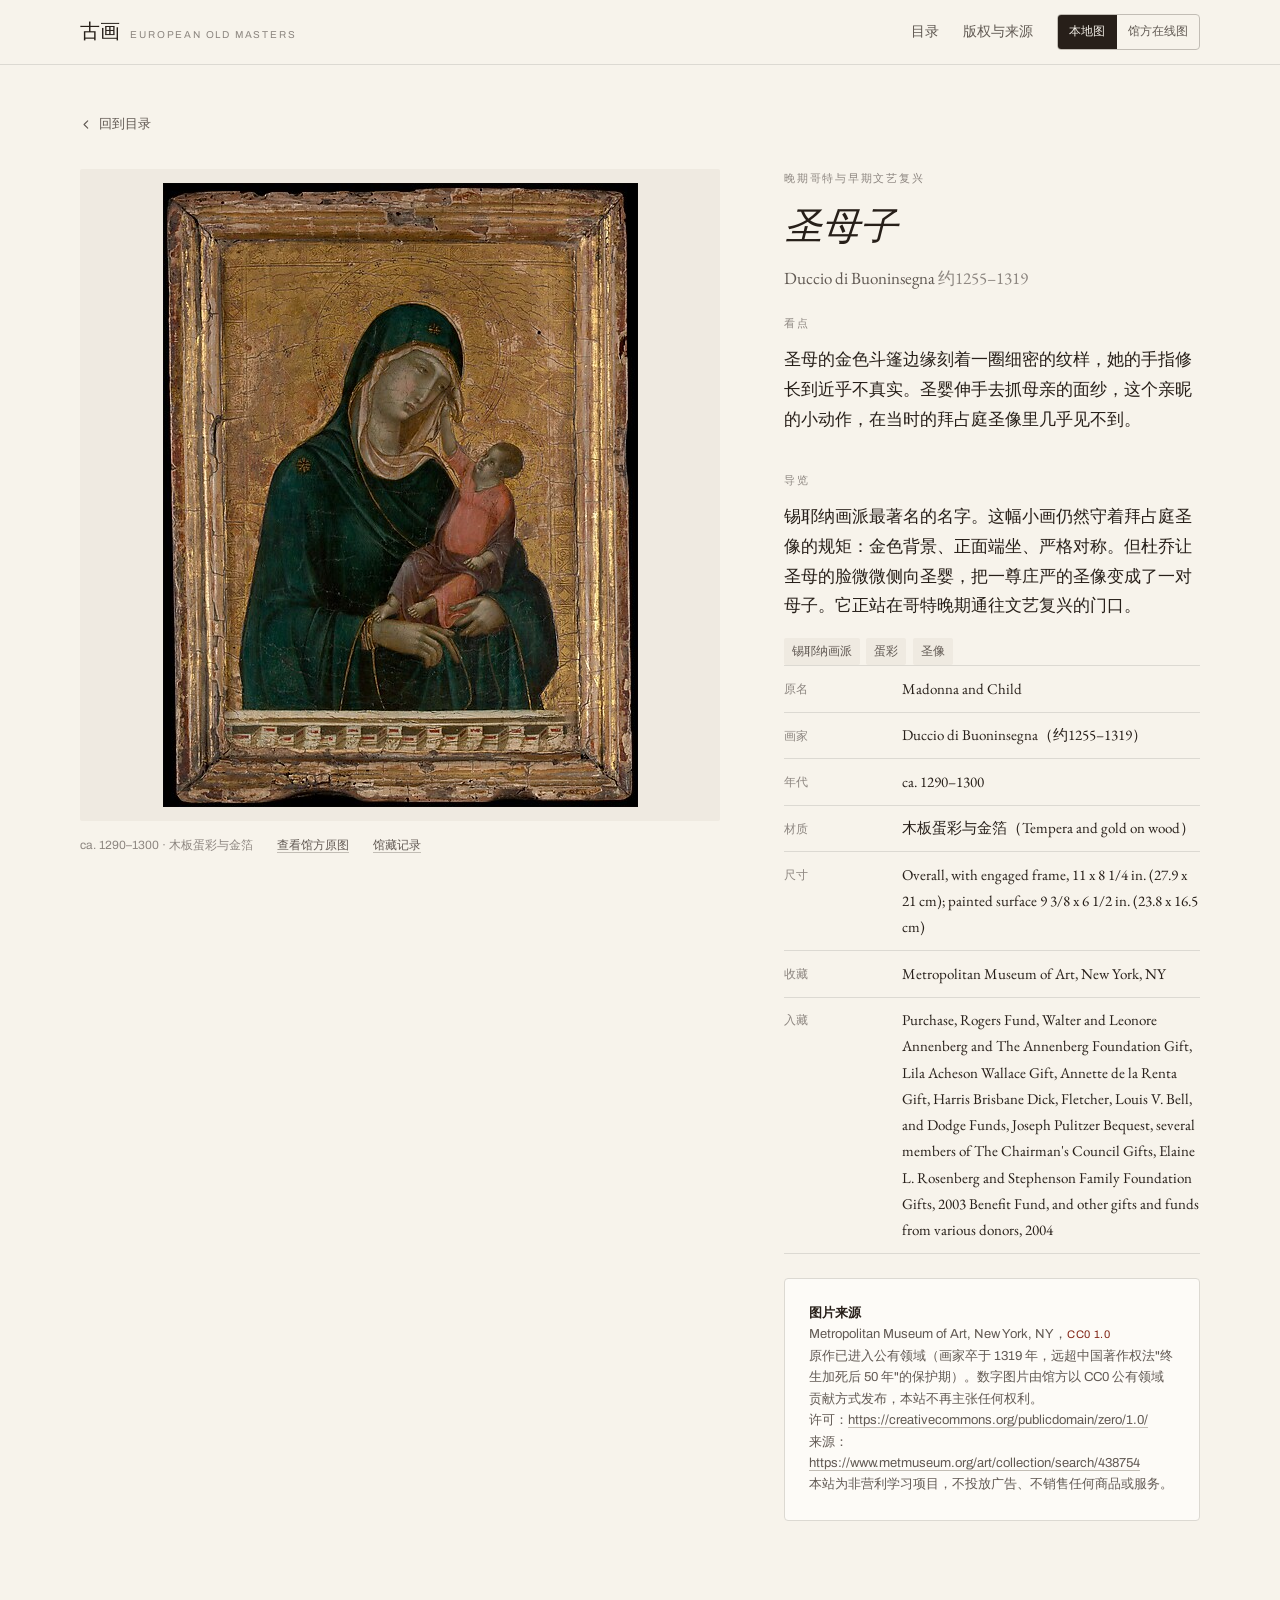
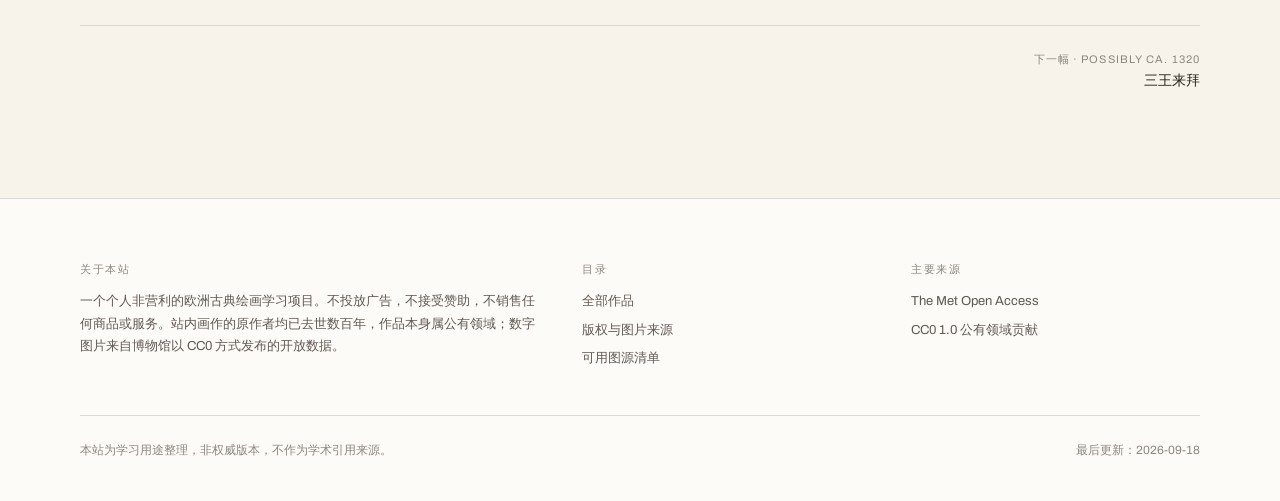
<file: work.html>
<!DOCTYPE html>
<html lang="zh-CN">
<head>
<meta charset="utf-8">
<meta name="viewport" content="width=device-width, initial-scale=1">
<title>作品导览 | 古画</title>
<meta name="description" content="欧洲古典绘画作品的高清图与中文导览，含画家、年代、材质、尺寸、收藏地与图片授权信息。">
<meta name="color-scheme" content="light">
<link rel="preconnect" href="https://fonts.googleapis.com">
<link rel="preconnect" href="https://fonts.gstatic.com" crossorigin>
<link rel="stylesheet" href="https://fonts.googleapis.com/css2?family=EB+Garamond:ital,wght@0,400;0,500;1,400&family=Archivo:wght@400;500&display=swap">
<link rel="stylesheet" href="assets/css/site.css">
</head>
<body>

<a class="skip-link" href="#main-content">跳到主要内容</a>

<header class="site-header">
  <div class="wrap site-header__inner">
    <a class="brand" href="index.html">
      <span class="brand__zh">古画</span>
      <span class="brand__en">European Old Masters</span>
    </a>
    <nav class="site-nav" aria-label="主导航">
      <a href="index.html">目录</a>
      <a href="about.html">版权与来源</a>
    </nav>
    <div class="source-toggle" data-source-toggle role="group" aria-label="图片加载方式">
      <button type="button" data-mode="local" aria-pressed="true">本地图</button>
      <button type="button" data-mode="remote" aria-pressed="false">馆方在线图</button>
    </div>
  </div>
</header>

<main id="main-content">
  <div class="work wrap">
    <a class="backlink" href="index.html">
      <svg width="13" height="13" viewBox="0 0 16 16" fill="none" aria-hidden="true">
        <path d="M9.5 3.5L5 8l4.5 4.5" stroke="currentColor" stroke-width="1.4" stroke-linecap="round" stroke-linejoin="round"/>
      </svg>
      回到目录
    </a>
    <div data-work></div>
  </div>
</main>

<footer class="site-footer">
  <div class="wrap">
    <div class="site-footer__grid">
      <div>
        <h2>关于本站</h2>
        <p class="site-footer__note">一个个人非营利的欧洲古典绘画学习项目。不投放广告，不接受赞助，不销售任何商品或服务。站内画作的原作者均已去世数百年，作品本身属公有领域；数字图片来自博物馆以 CC0 方式发布的开放数据。</p>
      </div>
      <div>
        <h2>目录</h2>
        <ul>
          <li><a href="index.html">全部作品</a></li>
          <li><a href="about.html">版权与图片来源</a></li>
          <li><a href="about.html#sources">可用图源清单</a></li>
        </ul>
      </div>
      <div>
        <h2>主要来源</h2>
        <ul>
          <li><a href="https://www.metmuseum.org/art/collection" target="_blank" rel="noopener noreferrer">The Met Open Access</a></li>
          <li><a href="https://creativecommons.org/publicdomain/zero/1.0/" target="_blank" rel="noopener noreferrer">CC0 1.0 公有领域贡献</a></li>
        </ul>
      </div>
    </div>
    <div class="site-footer__base">
      <span>本站为学习用途整理，非权威版本，不作为学术引用来源。</span>
      <span>最后更新：<time class="num" datetime="2026-09-18">2026-09-18</time></span>
    </div>
  </div>
</footer>

<script src="assets/js/works-data.js"></script>
<script src="assets/js/app.js"></script>
</body>
</html>
</file>
<file: assets/css/site.css>
/* ==========================================================================
   古画 · European Old Masters
   设计方向：博物馆图录风 / 暖白纸感 + 活字衬线 + 低彩度"颜料色"系统
   CSS 策略：单一手写样式表（无框架、无 CSS-in-JS）
   ========================================================================== */

/* --- 1. Tokens ---------------------------------------------------------- */

:root {
  /* 纸面与墨色：暖白纸底，中性色统一向 84 号色相偏暖 */
  --paper:        oklch(0.964 0.011 84);
  --paper-raised: oklch(0.988 0.006 84);
  --paper-sunk:   oklch(0.938 0.013 84);
  --ink:          oklch(0.245 0.016 55);
  --ink-2:        oklch(0.470 0.014 60);
  --ink-3:        oklch(0.625 0.012 65);
  --rule:         oklch(0.885 0.010 84);
  --rule-strong:  oklch(0.800 0.013 80);

  /* 唯一强调色：朱砂（vermilion），古典绘画的核心颜料之一 */
  --accent:       oklch(0.505 0.148 32);
  --accent-deep:  oklch(0.400 0.130 32);
  --accent-wash:  oklch(0.940 0.028 40);

  /* 六个时代的"颜料色"，彩度全部压在 0.10 以下，保持图录的克制感 */
  --pigment-1: oklch(0.505 0.048 158);  /* 绿土   · 晚期哥特与早期文艺复兴 */
  --pigment-2: oklch(0.452 0.098 265);  /* 群青   · 文艺复兴盛期 */
  --pigment-3: oklch(0.408 0.062  55);  /* 沥青褐 · 巴洛克 */
  --pigment-4: oklch(0.605 0.088  18);  /* 胭脂   · 洛可可 */
  --pigment-5: oklch(0.442 0.070 232);  /* 普鲁士蓝 · 新古典与浪漫主义 */
  --pigment-6: oklch(0.605 0.090  92);  /* 铬黄   · 写实与印象 */

  /* 字体：拉丁在前，CJK 在后，各自拿到正确字形 */
  --font-serif: "EB Garamond", "Songti SC", "Noto Serif SC", "Source Han Serif SC",
                "STSong", Georgia, "Times New Roman", serif;
  --font-sans:  "Archivo", -apple-system, BlinkMacSystemFont, "PingFang SC",
                "Noto Sans SC", "Microsoft YaHei", "Helvetica Neue", sans-serif;

  /* 间距阶梯：单一来源，改一处即可整体收放 */
  --s1: 0.5rem;
  --s2: 0.875rem;
  --s3: 1.5rem;
  --s4: 2.5rem;
  --s5: 4rem;
  --s6: 6.5rem;
  --page-x: clamp(1.25rem, 5vw, 5.5rem);
  --measure: 34rem;

  /* 圆角阶梯 */
  --r1: 2px;
  --r2: 4px;

  /* 动效：只用指数缓出，不用弹跳 */
  --ease: cubic-bezier(0.16, 1, 0.3, 1);
  --dur-fast: 140ms;
  --dur: 260ms;
  --dur-slow: 620ms;
}

/* --- 2. Reset ---------------------------------------------------------- */

*, *::before, *::after { box-sizing: border-box; }

html {
  -webkit-text-size-adjust: 100%;
  scroll-behavior: smooth;
}

@media (prefers-reduced-motion: reduce) {
  html { scroll-behavior: auto; }
  *, *::before, *::after {
    animation-duration: 0.01ms !important;
    animation-iteration-count: 1 !important;
    transition-duration: 0.01ms !important;
  }
}

body {
  margin: 0;
  background: var(--paper);
  color: var(--ink);
  font-family: var(--font-serif);
  font-size: clamp(1rem, 0.96rem + 0.2vw, 1.0625rem);
  line-height: 1.75;          /* CJK 正文需要比拉丁更松 */
  font-feature-settings: "kern" 1, "liga" 1;
  -webkit-font-smoothing: antialiased;
  -moz-osx-font-smoothing: grayscale;
  text-rendering: optimizeLegibility;
}

/* height:auto 必须显式声明：否则宽度/高度属性会被当成显式尺寸，
   配合 object-fit 时会在图框里留下信箱式空白 */
img { max-width: 100%; height: auto; display: block; }

h1, h2, h3, h4 {
  margin: 0;
  font-weight: 500;
  line-height: 1.25;
  text-wrap: balance;
  letter-spacing: normal;      /* 汉字不加负字距 */
}

p { margin: 0 0 1em; text-wrap: pretty; }
p:last-child { margin-bottom: 0; }

a { color: inherit; text-decoration-color: var(--rule-strong); text-underline-offset: 0.22em; }
a:hover { text-decoration-color: var(--accent); color: var(--accent-deep); }

button { font: inherit; color: inherit; }

:focus-visible {
  outline: 2px solid var(--accent);
  outline-offset: 3px;
  border-radius: var(--r1);
}

::selection { background: var(--accent-wash); color: var(--accent-deep); }

.skip-link {
  position: absolute;
  left: var(--s3);
  top: -100%;
  z-index: 100;
  padding: var(--s2) var(--s3);
  background: var(--ink);
  color: var(--paper);
  font-family: var(--font-sans);
  font-size: 0.8125rem;
  text-decoration: none;
  border-radius: var(--r2);
  transition: top var(--dur) var(--ease);
}
.skip-link:focus { top: var(--s3); }

/* 只在有指针的设备上应用 hover，避免触屏"粘住" */
@media (hover: hover) {
  .lift { transition: transform var(--dur) var(--ease); }
  .lift:hover { transform: translateY(-2px); }
}

/* --- 3. Typographic utilities ------------------------------------------ */

.eyebrow {
  font-family: var(--font-sans);
  font-size: 0.6875rem;
  letter-spacing: 0.16em;
  text-transform: uppercase;
  color: var(--ink-3);
  font-weight: 500;
}

.latin { font-family: var(--font-serif); font-style: italic; }

.num { font-variant-numeric: tabular-nums; }

.rule {
  border: 0;
  border-top: 1px solid var(--rule);
  margin: 0;
}

/* 目录式小标题：短横线 + 字，替代粗边框色块 */
.section-head {
  display: flex;
  flex-direction: column;
  gap: var(--s2);
  margin-bottom: var(--s4);
}
.section-head h2 {
  font-size: clamp(1.5rem, 1.2rem + 1.3vw, 2.125rem);
}
.section-head .lede {
  max-width: var(--measure);
  color: var(--ink-2);
  font-size: 1rem;
  margin: 0;
}

.wrap {
  width: 100%;
  max-width: 78rem;
  margin-inline: auto;
  padding-inline: var(--page-x);
}

/* --- 4. Header --------------------------------------------------------- */

.site-header {
  position: sticky;
  top: 0;
  z-index: 40;
  background: color-mix(in oklab, var(--paper) 92%, transparent);
  border-bottom: 1px solid var(--rule);
  backdrop-filter: none;
}

.site-header__inner {
  display: flex;
  align-items: center;
  gap: var(--s3);
  min-height: 3.75rem;
  flex-wrap: wrap;
  padding-block: var(--s2);
}

.brand {
  display: flex;
  align-items: baseline;
  gap: 0.6rem;
  text-decoration: none;
  margin-right: auto;
}
.brand__zh {
  font-size: 1.25rem;
  letter-spacing: 0.02em;
}
.brand__en {
  font-family: var(--font-sans);
  font-size: 0.625rem;
  letter-spacing: 0.18em;
  text-transform: uppercase;
  color: var(--ink-3);
}

.site-nav {
  display: flex;
  align-items: center;
  gap: var(--s3);
  font-family: var(--font-sans);
  font-size: 0.875rem;
}
.site-nav a { text-decoration: none; color: var(--ink-2); }
.site-nav a:hover, .site-nav a[aria-current="page"] { color: var(--ink); }
.site-nav a[aria-current="page"] { text-decoration: underline; text-underline-offset: 0.3em; text-decoration-color: var(--accent); }

/* 图片来源切换：一个安静的开关，不是主按钮 */
.source-toggle {
  display: inline-flex;
  align-items: center;
  gap: 0;
  border: 1px solid var(--rule-strong);
  border-radius: var(--r2);
  overflow: hidden;
  font-family: var(--font-sans);
  font-size: 0.75rem;
}
.source-toggle button {
  background: none;
  border: 0;
  padding: 0.4rem 0.7rem;
  min-height: 2rem;
  cursor: pointer;
  color: var(--ink-2);
  transition-property: background-color, color;
  transition-duration: var(--dur-fast);
  transition-timing-function: var(--ease);
}
.source-toggle button[aria-pressed="true"] {
  background: var(--ink);
  color: var(--paper);
}
@media (hover: hover) {
  .source-toggle button:not([aria-pressed="true"]):hover { background: var(--paper-sunk); }
}

/* 窄屏：品牌只留中文，页首不再吸顶，避免两行页眉吃掉视口 */
@media (max-width: 34rem) {
  .site-header { position: static; }
  .brand__en { display: none; }
  .site-header__inner { gap: var(--s2); }
  .site-nav { font-size: 0.8125rem; gap: var(--s2); }
  .source-toggle { font-size: 0.6875rem; }
  .source-toggle button { padding: 0.4rem 0.55rem; }
}

/* --- 5. Hero ----------------------------------------------------------- */

.hero {
  position: relative;
  background: var(--ink);
  color: var(--paper);
  overflow: hidden;
}

.hero__media {
  position: relative;
  height: clamp(24rem, 66vh, 40rem);
}
.hero__media img {
  width: 100%;
  height: 100%;
  object-fit: cover;
  object-position: 50% 34%;
  opacity: 0.94;
}
/* 文字压在画作下缘：用墨色渐隐带来可读性，而不是蒙一层灰 */
.hero__media::after {
  content: "";
  position: absolute;
  inset: 0;
  background: linear-gradient(
    to top,
    oklch(0.16 0.02 50 / 0.92) 0%,
    oklch(0.16 0.02 50 / 0.55) 26%,
    oklch(0.16 0.02 50 / 0) 62%
  );
}

.hero__caption {
  position: absolute;
  left: 0;
  right: 0;
  bottom: 0;
  z-index: 2;
  padding-bottom: var(--s4);
}
.hero__caption .eyebrow { color: oklch(0.80 0.02 84); }
.hero__caption h1 {
  font-size: clamp(1.75rem, 1.1rem + 3vw, 3.25rem);
  margin: var(--s2) 0 var(--s1);
  max-width: 22ch;
}
.hero__caption .byline {
  font-size: 0.9375rem;
  color: oklch(0.86 0.012 84);
  margin: 0;
}
.hero__caption .byline .num { color: oklch(0.78 0.012 84); }
.hero__caption a {
  color: oklch(0.93 0.010 84);
  text-decoration-color: oklch(0.93 0.010 84 / 0.45);
}
.hero__caption a:hover { color: oklch(1 0 0); text-decoration-color: oklch(1 0 0); }

.hero__intro {
  background: var(--paper);
  padding-block: var(--s5) var(--s4);
}
.hero__intro p {
  max-width: 46rem;
  color: var(--ink-2);
}
.hero__intro .dropcap::first-letter {
  float: left;
  font-size: 3.4em;
  line-height: 0.82;
  padding: 0.06em 0.14em 0 0;
  color: var(--accent);
}

/* --- 6. Timeline ------------------------------------------------------- */

.timeline-section {
  padding-block: var(--s4) var(--s5);
  border-top: 1px solid var(--rule);
}

.timeline {
  position: relative;
  overflow-x: auto;
  overflow-y: hidden;
  padding-bottom: var(--s3);
  scrollbar-width: thin;
  overscroll-behavior-x: contain;
}

.timeline__inner {
  position: relative;
  min-width: 56rem;
  height: 7.5rem;
}

/* 时代色带：六段颜料色，彩度极低 */
.timeline__bands {
  position: absolute;
  left: 0;
  right: 0;
  top: 0;
  height: 0.5rem;
  display: flex;
  border-radius: var(--r1);
  overflow: hidden;
}
.timeline__band {
  height: 100%;
  opacity: 0.9;
}

.timeline__axis {
  position: absolute;
  left: 0;
  right: 0;
  top: 4.5rem;
  height: 1px;
  background: var(--rule-strong);
}

.timeline__tick {
  position: absolute;
  top: 4.85rem;
  transform: translateX(-50%);
  font-family: var(--font-sans);
  font-size: 0.6875rem;
  color: var(--ink-3);
  font-variant-numeric: tabular-nums;
}
.timeline__tick::after {
  content: "";
  position: absolute;
  left: 50%;
  top: -0.35rem;
  width: 1px;
  height: 0.3rem;
  background: var(--rule-strong);
}

.timeline__dot {
  position: absolute;
  top: 4.5rem;
  transform: translate(-50%, -50%);
  width: 0.42rem;
  height: 0.42rem;
  padding: 0;
  border: 0;
  border-radius: 50%;
  background: var(--ink-3);
  cursor: pointer;
  transition-property: transform, background-color, box-shadow;
  transition-duration: var(--dur-fast);
  transition-timing-function: var(--ease);
}
.timeline__dot[data-era="1"] { background: var(--pigment-1); }
.timeline__dot[data-era="2"] { background: var(--pigment-2); }
.timeline__dot[data-era="3"] { background: var(--pigment-3); }
.timeline__dot[data-era="4"] { background: var(--pigment-4); }
.timeline__dot[data-era="5"] { background: var(--pigment-5); }
.timeline__dot[data-era="6"] { background: var(--pigment-6); }

.timeline__dot::before {   /* 把命中区扩到 40px */
  content: "";
  position: absolute;
  left: 50%;
  top: 50%;
  width: 2.5rem;
  height: 2.5rem;
  transform: translate(-50%, -50%);
}
@media (hover: hover) {
  .timeline__dot:hover {
    transform: translate(-50%, -50%) scale(1.9);
    box-shadow: 0 0 0 3px var(--paper), 0 0 0 4px var(--rule-strong);
  }
}

.timeline__legend {
  display: flex;
  flex-wrap: wrap;
  gap: var(--s2) var(--s3);
  margin-top: var(--s3);
  font-family: var(--font-sans);
  font-size: 0.75rem;
  color: var(--ink-2);
}
.timeline__legend button {
  display: inline-flex;
  align-items: center;
  gap: 0.45rem;
  background: none;
  border: 0;
  padding: 0.25rem 0;
  cursor: pointer;
  color: inherit;
  min-height: 2rem;
  transition-property: color;
  transition-duration: var(--dur-fast);
}
.timeline__legend button:hover { color: var(--ink); }
.timeline__swatch {
  width: 0.6rem;
  height: 0.6rem;
  border-radius: 50%;
  flex: none;
}

/* --- 7. Filters -------------------------------------------------------- */

.filters {
  display: flex;
  flex-wrap: wrap;
  align-items: center;
  gap: var(--s2);
  padding-block: var(--s3);
  border-top: 1px solid var(--rule);
  border-bottom: 1px solid var(--rule);
  margin-bottom: var(--s4);
}

.chip {
  font-family: var(--font-sans);
  font-size: 0.8125rem;
  background: none;
  border: 1px solid var(--rule-strong);
  border-radius: var(--r2);
  padding: 0.45rem 0.8rem;
  min-height: 2.25rem;
  cursor: pointer;
  color: var(--ink-2);
  transition-property: background-color, color, border-color;
  transition-duration: var(--dur-fast);
  transition-timing-function: var(--ease);
}
.chip[aria-pressed="true"] {
  background: var(--ink);
  border-color: var(--ink);
  color: var(--paper);
}
@media (hover: hover) {
  .chip:not([aria-pressed="true"]):hover { border-color: var(--ink-3); color: var(--ink); }
}

.search {
  margin-left: auto;
  display: flex;
  align-items: center;
  gap: var(--s1);
  border-bottom: 1px solid var(--rule-strong);
  padding-block: 0.3rem;
  min-width: 12rem;
}
.search input {
  border: 0;
  background: none;
  font-family: var(--font-sans);
  font-size: 0.875rem;
  color: var(--ink);
  width: 100%;
  min-height: 2rem;
  padding: 0;
}
.search input:focus { outline: none; }
.search:focus-within { border-bottom-color: var(--accent); }
.search svg { flex: none; color: var(--ink-3); }

.result-count {
  font-family: var(--font-sans);
  font-size: 0.75rem;
  color: var(--ink-3);
  font-variant-numeric: tabular-nums;
}

/* --- 8. Gallery -------------------------------------------------------- */

.era {
  margin-bottom: var(--s6);
  scroll-margin-top: 5rem;
}

.era__head {
  display: grid;
  grid-template-columns: minmax(0, 1fr);
  gap: var(--s2);
  margin-bottom: var(--s3);
  padding-bottom: var(--s3);
  border-bottom: 1px solid var(--rule);
}
@media (min-width: 48rem) {
  .era__head { grid-template-columns: 14rem minmax(0, 1fr); gap: var(--s4); }
}
.era__title { display: flex; flex-direction: column; gap: 0.35rem; }
.era__title h2 { font-size: clamp(1.375rem, 1.15rem + 0.9vw, 1.75rem); }
.era__span {
  font-family: var(--font-sans);
  font-size: 0.75rem;
  color: var(--ink-3);
  font-variant-numeric: tabular-nums;
  letter-spacing: 0.04em;
}
.era__lede { max-width: var(--measure); color: var(--ink-2); margin: 0; }
.era__mark {
  width: 2.25rem;
  height: 2px;
  border-radius: 1px;
  margin-bottom: 0.4rem;
}

.grid {
  display: grid;
  grid-template-columns: repeat(auto-fill, minmax(min(100%, 17rem), 1fr));
  gap: var(--s4) var(--s3);
  align-items: start;
}

.plate {
  display: flex;
  flex-direction: column;
  gap: var(--s2);
  text-decoration: none;
  color: inherit;
}

.plate__frame {
  position: relative;
  background: var(--paper-sunk);
  overflow: hidden;
  border-radius: var(--r1);
  aspect-ratio: 4 / 5;
  display: grid;
  place-items: center;
}
.plate__frame img {
  width: 100%;
  height: 100%;
  object-fit: contain;          /* 图录不做裁切，画作的形状本身就是信息 */
  outline: 1px solid oklch(0.245 0.016 55 / 0.10);
  outline-offset: -1px;
  transition: transform var(--dur-slow) var(--ease);
}
@media (hover: hover) {
  .plate:hover .plate__frame img { transform: scale(1.022); }
}

.plate__body { display: flex; flex-direction: column; gap: 0.2rem; }
.plate__artist {
  font-family: var(--font-sans);
  font-size: 0.75rem;
  letter-spacing: 0.03em;
  color: var(--ink-2);
}
.plate__title { font-size: 1.0625rem; line-height: 1.35; }
.plate__title em { font-style: italic; }
.plate__meta {
  font-family: var(--font-sans);
  font-size: 0.75rem;
  color: var(--ink-3);
  font-variant-numeric: tabular-nums;
}

.empty {
  padding: var(--s6) 0;
  color: var(--ink-3);
  font-family: var(--font-sans);
  font-size: 0.9375rem;
}

/* --- 9. Detail page ---------------------------------------------------- */

.work {
  padding-block: var(--s4) var(--s6);
}

.backlink {
  display: inline-flex;
  align-items: center;
  gap: 0.4rem;
  font-family: var(--font-sans);
  font-size: 0.8125rem;
  text-decoration: none;
  color: var(--ink-2);
  min-height: 2.5rem;
}
.backlink:hover { color: var(--accent-deep); }

.work__layout {
  display: grid;
  gap: var(--s4);
  margin-top: var(--s3);
}
@media (min-width: 64rem) {
  .work__layout { grid-template-columns: minmax(0, 1.35fr) minmax(20rem, 26rem); gap: var(--s5); }
}

.work__figure { margin: 0; }
.work__frame {
  background: var(--paper-sunk);
  display: grid;
  place-items: center;
  border-radius: var(--r1);
  padding: var(--s2);
}
.work__frame img {
  max-height: 76vh;
  width: auto;
  object-fit: contain;
  outline: 1px solid oklch(0.245 0.016 55 / 0.10);
  outline-offset: -1px;
}
.work__figcaption {
  margin-top: var(--s2);
  font-family: var(--font-sans);
  font-size: 0.75rem;
  color: var(--ink-3);
  display: flex;
  flex-wrap: wrap;
  gap: var(--s1) var(--s3);
}
.work__figcaption a { color: var(--ink-2); }

.work__header { display: flex; flex-direction: column; gap: var(--s2); }
.work__header h1 { font-size: clamp(1.5rem, 1.15rem + 1.8vw, 2.375rem); }
.work__header h1 em { font-style: italic; }
.work__artist {
  font-size: 1.0625rem;
  color: var(--ink-2);
}
.work__artist .num { color: var(--ink-3); }

.work__prose { font-size: 1.0625rem; margin-top: var(--s3); }
.work__prose h2 {
  font-family: var(--font-sans);
  font-size: 0.6875rem;
  letter-spacing: 0.16em;
  text-transform: uppercase;
  color: var(--ink-3);
  margin: var(--s4) 0 var(--s2);
  font-weight: 500;
}
.work__prose h2:first-child { margin-top: 0; }
.work__prose p { color: var(--ink); }

.tags { display: flex; flex-wrap: wrap; gap: 0.4rem; margin-top: var(--s2); }
.tag {
  font-family: var(--font-sans);
  font-size: 0.75rem;
  color: var(--ink-2);
  background: var(--paper-sunk);
  border-radius: var(--r1);
  padding: 0.2rem 0.5rem;
}

.facts {
  margin: 0;
  display: grid;
  grid-template-columns: 1fr;
  gap: 0;
  border-top: 1px solid var(--rule);
}
.facts div {
  display: grid;
  grid-template-columns: 6.5rem minmax(0, 1fr);
  gap: var(--s2);
  padding: 0.6rem 0;
  border-bottom: 1px solid var(--rule);
  font-size: 0.9375rem;
}
.facts dt {
  font-family: var(--font-sans);
  font-size: 0.75rem;
  color: var(--ink-3);
  padding-top: 0.2rem;
}
.facts dd { margin: 0; }

.credit-box {
  margin-top: var(--s3);
  padding: var(--s3);
  background: var(--paper-raised);
  border: 1px solid var(--rule);
  border-radius: var(--r2);
  font-family: var(--font-sans);
  font-size: 0.8125rem;
  line-height: 1.65;
  color: var(--ink-2);
}
.credit-box strong { color: var(--ink); font-weight: 600; }
.credit-box .lic {
  display: inline-block;
  font-size: 0.6875rem;
  letter-spacing: 0.06em;
  text-transform: uppercase;
  color: var(--accent-deep);
}

.pager {
  display: flex;
  justify-content: space-between;
  gap: var(--s3);
  margin-top: var(--s6);
  padding-top: var(--s3);
  border-top: 1px solid var(--rule);
  font-family: var(--font-sans);
  font-size: 0.875rem;
}
.pager a { text-decoration: none; max-width: 45%; }
.pager a span { display: block; font-size: 0.6875rem; color: var(--ink-3); letter-spacing: 0.1em; text-transform: uppercase; }
.pager .next { text-align: right; margin-left: auto; }

/* --- 10. Prose pages (about / 404) ------------------------------------- */

.page { padding-block: var(--s4) var(--s6); }
.page__head { max-width: 46rem; margin-bottom: var(--s4); }
.page__head h1 { font-size: clamp(1.75rem, 1.3rem + 2vw, 2.75rem); margin-bottom: var(--s2); }
.page__head p { color: var(--ink-2); }

.prose { max-width: 46rem; }
.prose h2 {
  font-size: 1.375rem;
  margin: var(--s5) 0 var(--s2);
  padding-top: var(--s3);
  border-top: 1px solid var(--rule);
}
.prose h3 { font-size: 1.0625rem; font-family: var(--font-sans); margin: var(--s3) 0 var(--s1); }
.prose ul, .prose ol { padding-left: 1.3em; margin: 0 0 1em; }
.prose li { margin-bottom: 0.4em; }
.prose blockquote {
  margin: var(--s3) 0;
  padding-left: var(--s2);
  border-left: 1px solid var(--rule-strong);
  color: var(--ink-2);
  font-style: italic;
}
.prose code {
  font-family: ui-monospace, SFMono-Regular, Menlo, monospace;
  font-size: 0.85em;
  background: var(--paper-sunk);
  padding: 0.1em 0.35em;
  border-radius: var(--r1);
}
.prose .en { font-size: 0.9375rem; color: var(--ink-2); }
.prose .en h2 { font-size: 1.125rem; }

.table-scroll { overflow-x: auto; margin-bottom: var(--s3); }
table.src {
  border-collapse: collapse;
  width: 100%;
  min-width: 44rem;
  font-family: var(--font-sans);
  font-size: 0.8125rem;
}
table.src th, table.src td {
  text-align: left;
  padding: 0.6rem 0.75rem;
  border-bottom: 1px solid var(--rule);
  vertical-align: top;
}
table.src th {
  font-size: 0.6875rem;
  letter-spacing: 0.08em;
  text-transform: uppercase;
  color: var(--ink-3);
  font-weight: 500;
  border-bottom-color: var(--rule-strong);
}
table.src td.ok { color: oklch(0.45 0.09 150); font-weight: 500; }
table.src td.no { color: var(--accent-deep); font-weight: 500; }

.callout {
  padding: var(--s3);
  background: var(--accent-wash);
  border-radius: var(--r2);
  font-size: 0.9375rem;
  margin: var(--s3) 0;
}
.callout strong { color: var(--accent-deep); }

/* --- 11. Footer -------------------------------------------------------- */

.site-footer {
  border-top: 1px solid var(--rule);
  padding-block: var(--s5) var(--s4);
  background: var(--paper-raised);
  font-family: var(--font-sans);
  font-size: 0.8125rem;
  color: var(--ink-2);
}
.site-footer__grid {
  display: grid;
  gap: var(--s4);
  grid-template-columns: minmax(0, 1fr);
}
@media (min-width: 52rem) {
  .site-footer__grid { grid-template-columns: minmax(0, 1.6fr) minmax(0, 1fr) minmax(0, 1fr); }
}
.site-footer h2 {
  font-family: var(--font-sans);
  font-size: 0.6875rem;
  letter-spacing: 0.14em;
  text-transform: uppercase;
  color: var(--ink-3);
  margin-bottom: var(--s2);
  font-weight: 500;
}
.site-footer ul { list-style: none; padding: 0; margin: 0; }
.site-footer li { margin-bottom: 0.35rem; }
.site-footer a { text-decoration: none; }
.site-footer a:hover { text-decoration: underline; }
.site-footer__note { max-width: 30rem; line-height: 1.7; }
.site-footer__base {
  margin-top: var(--s4);
  padding-top: var(--s3);
  border-top: 1px solid var(--rule);
  display: flex;
  flex-wrap: wrap;
  gap: var(--s1) var(--s3);
  justify-content: space-between;
  color: var(--ink-3);
  font-size: 0.75rem;
}

/* --- 12. Image loading state ------------------------------------------ */

.plate__frame img[data-loading="true"],
.work__frame img[data-loading="true"] {
  opacity: 0;
}
.plate__frame img,
.work__frame img {
  transition-property: transform, opacity;
  transition-duration: var(--dur-slow), var(--dur);
  transition-timing-function: var(--ease);
}

.img-error {
  font-family: var(--font-sans);
  font-size: 0.75rem;
  color: var(--ink-3);
  text-align: center;
  padding: var(--s3);
}

/* 打印：图录终究是用来读的 */
@media print {
  .site-header, .filters, .timeline-section, .pager, .source-toggle { display: none; }
  body { background: #fff; }
  .plate { break-inside: avoid; }
}
</file>
